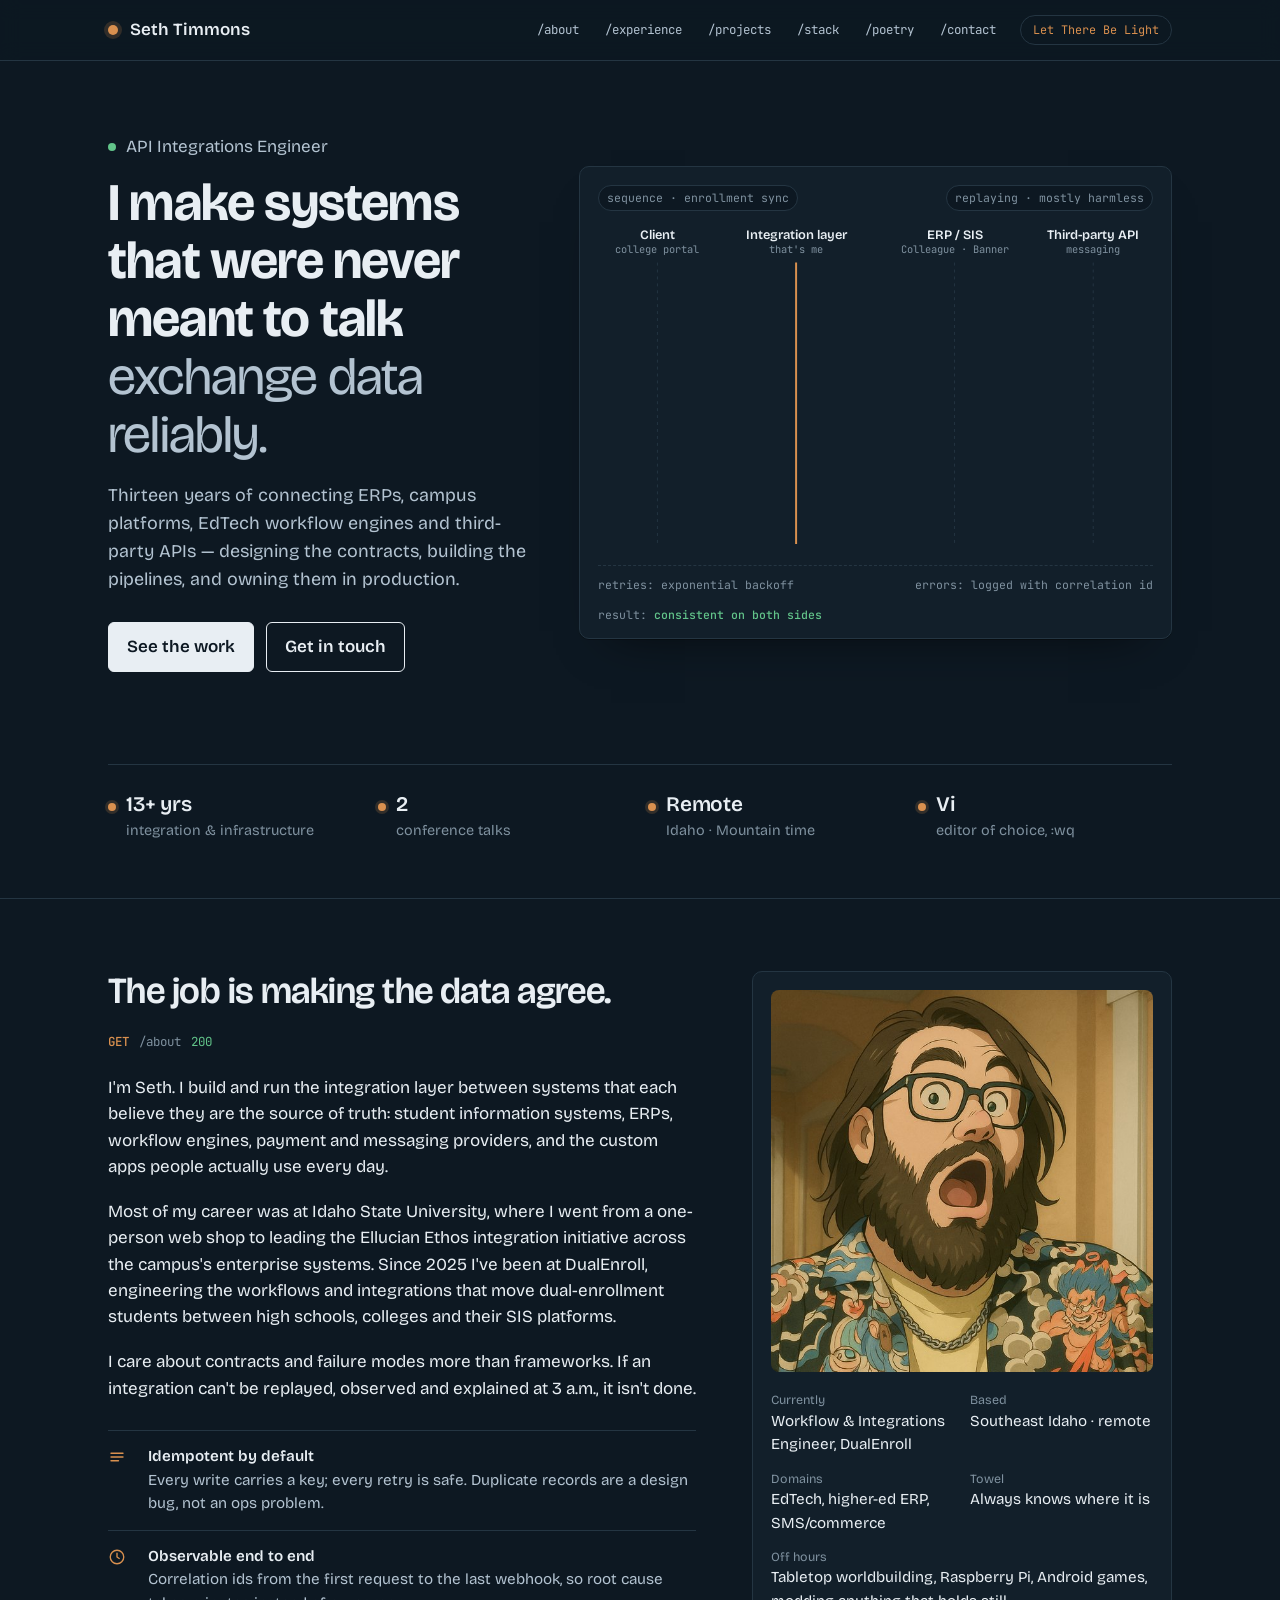
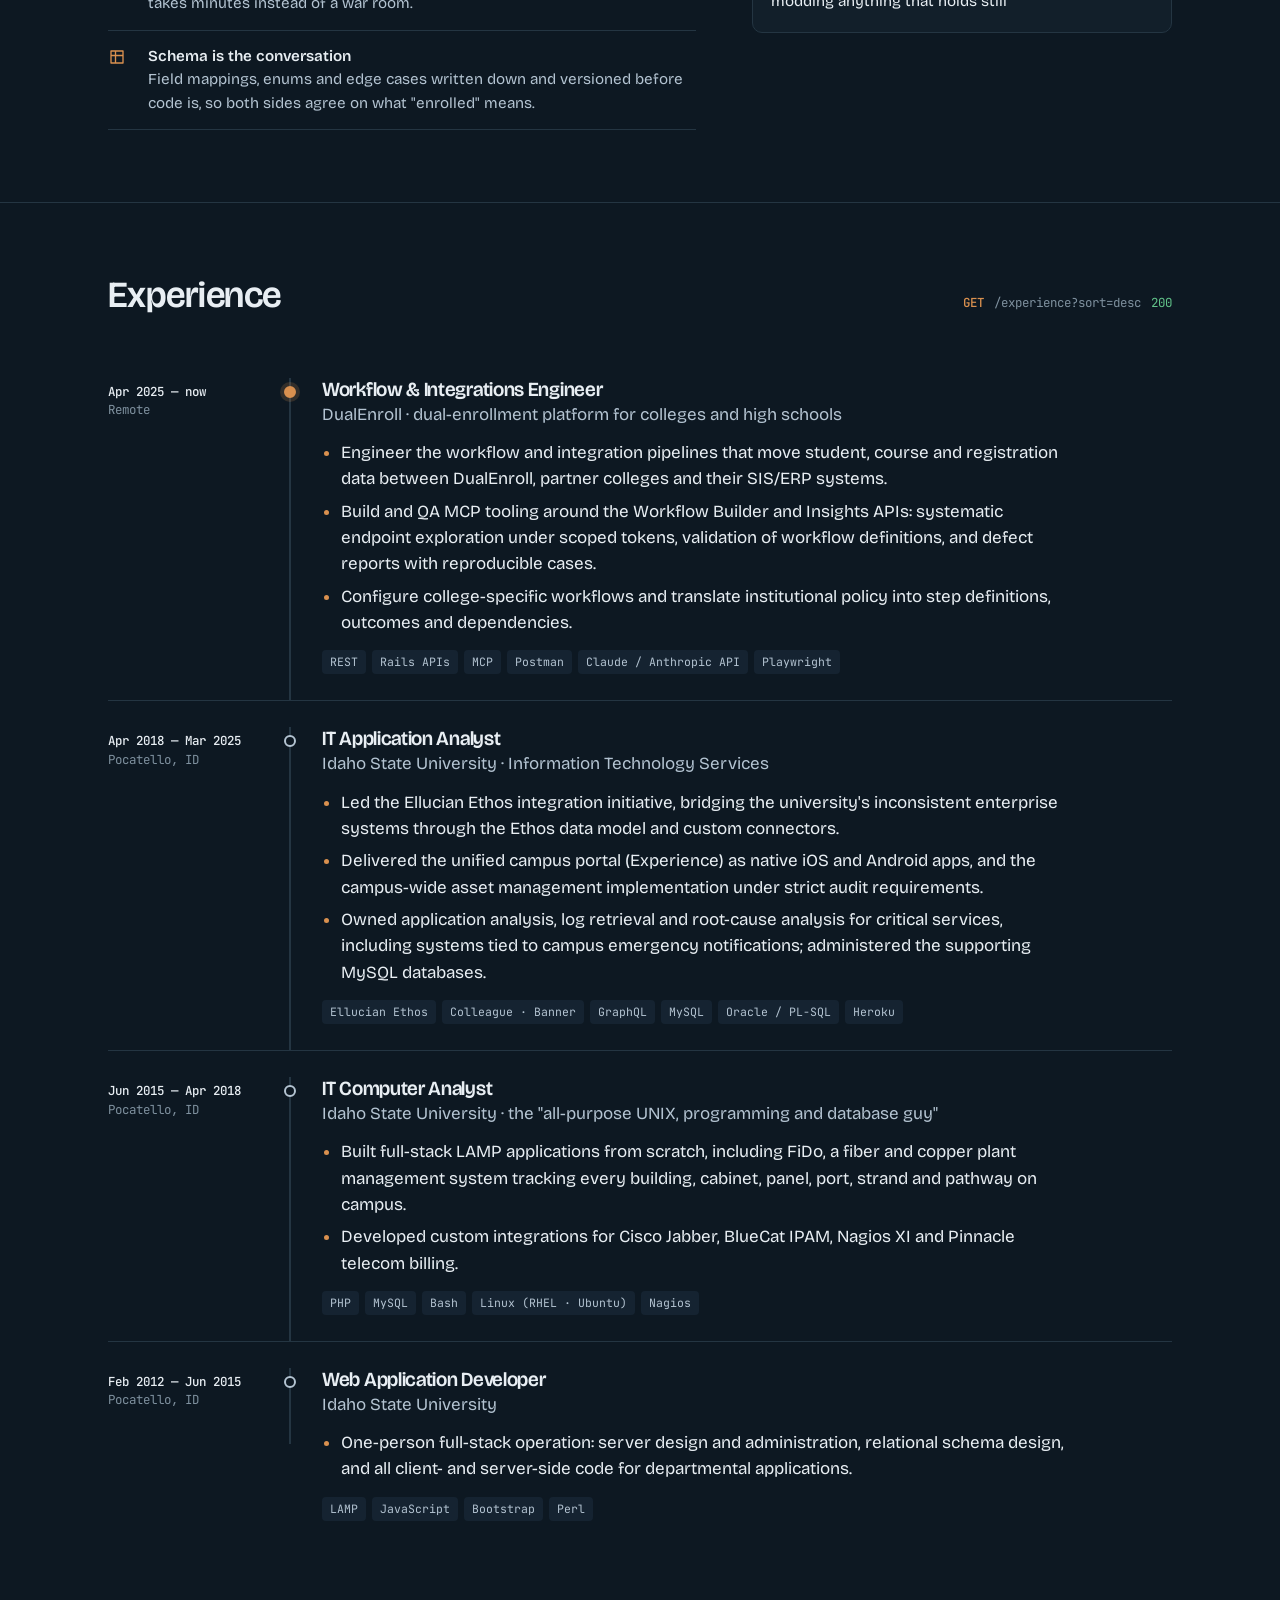
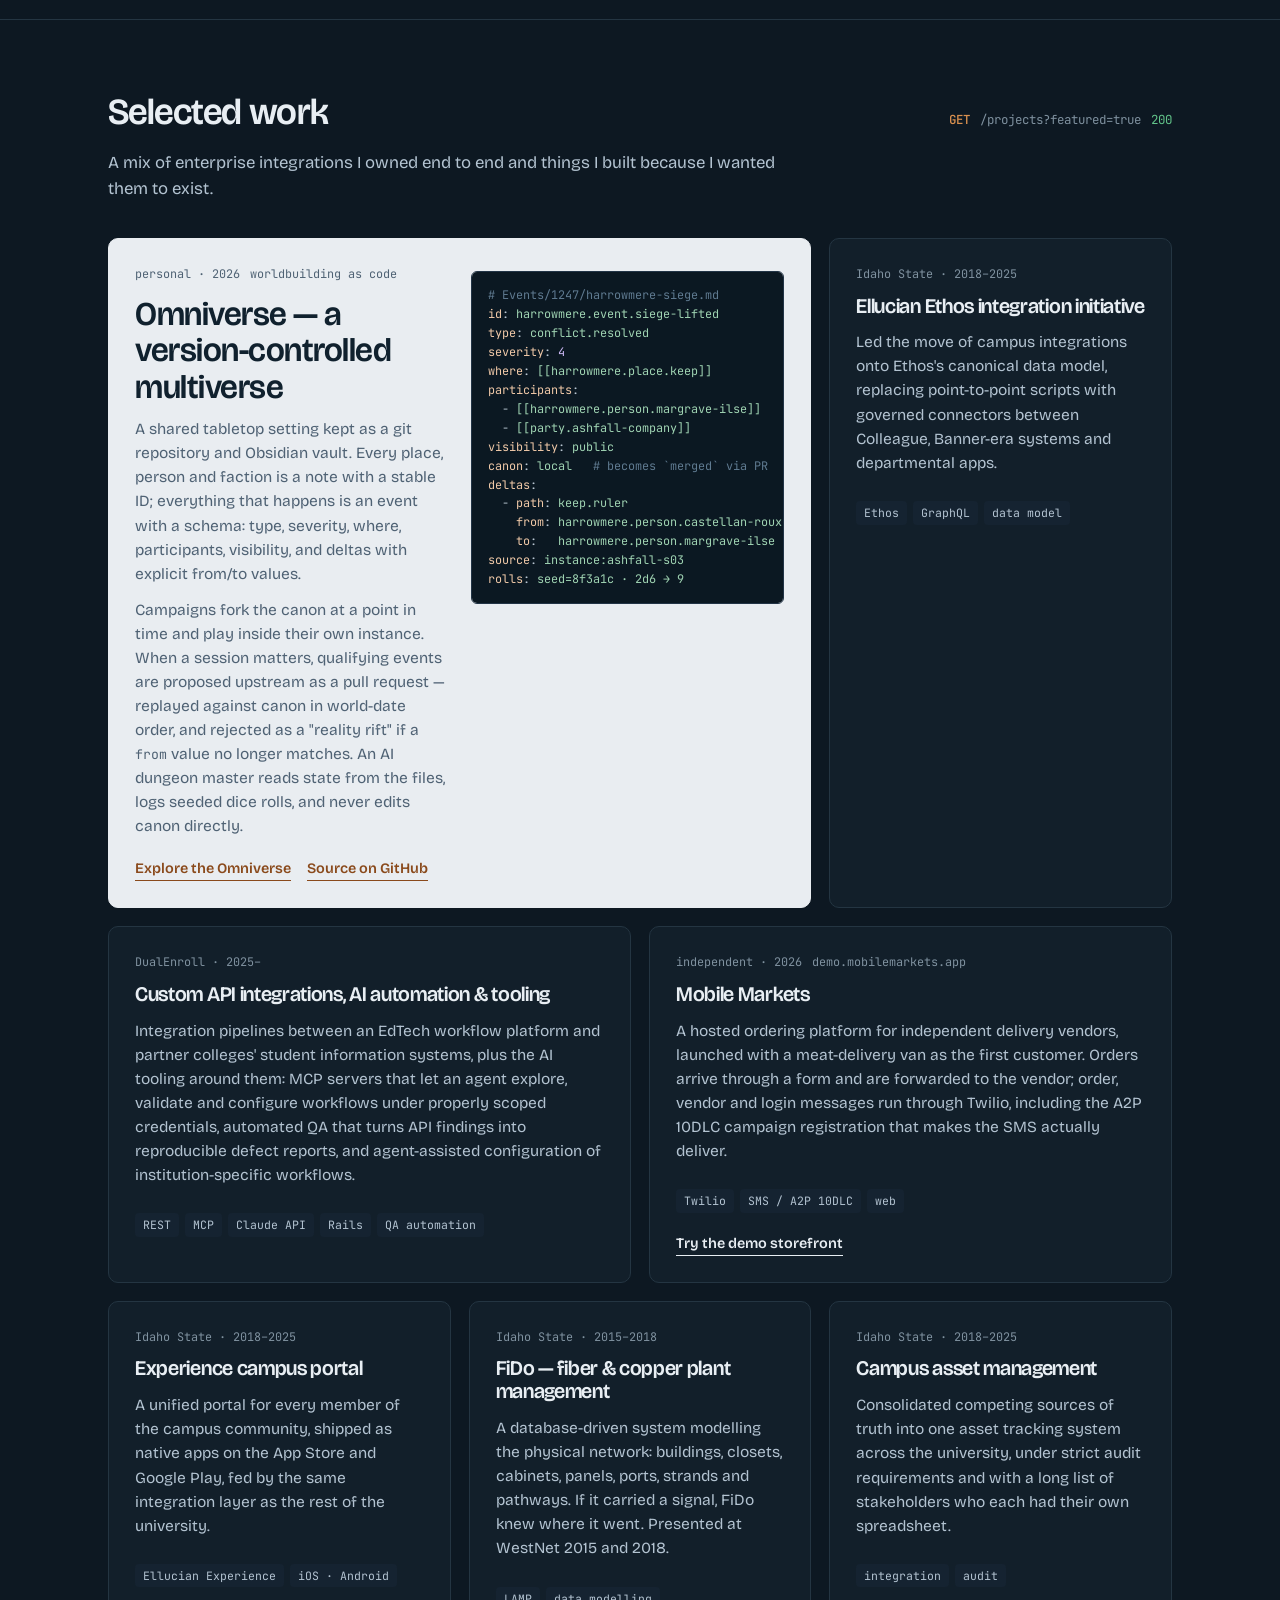
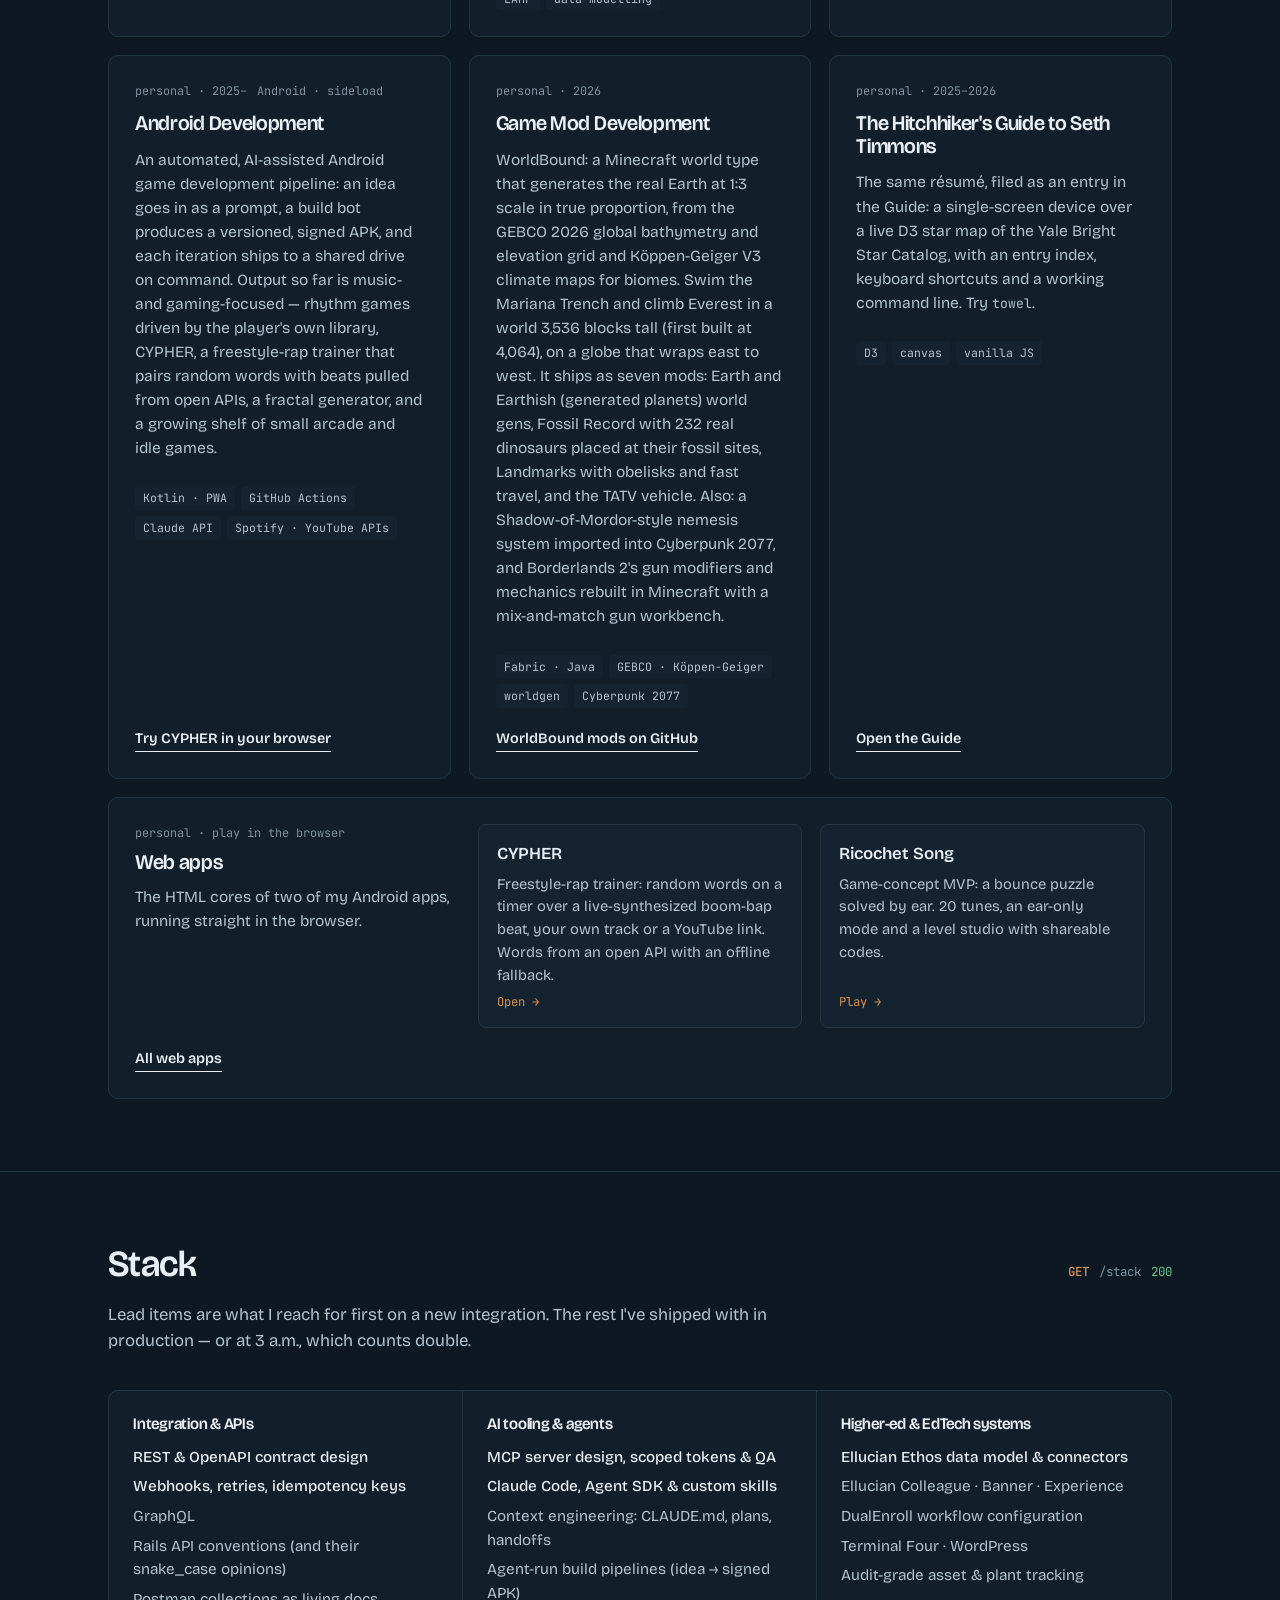
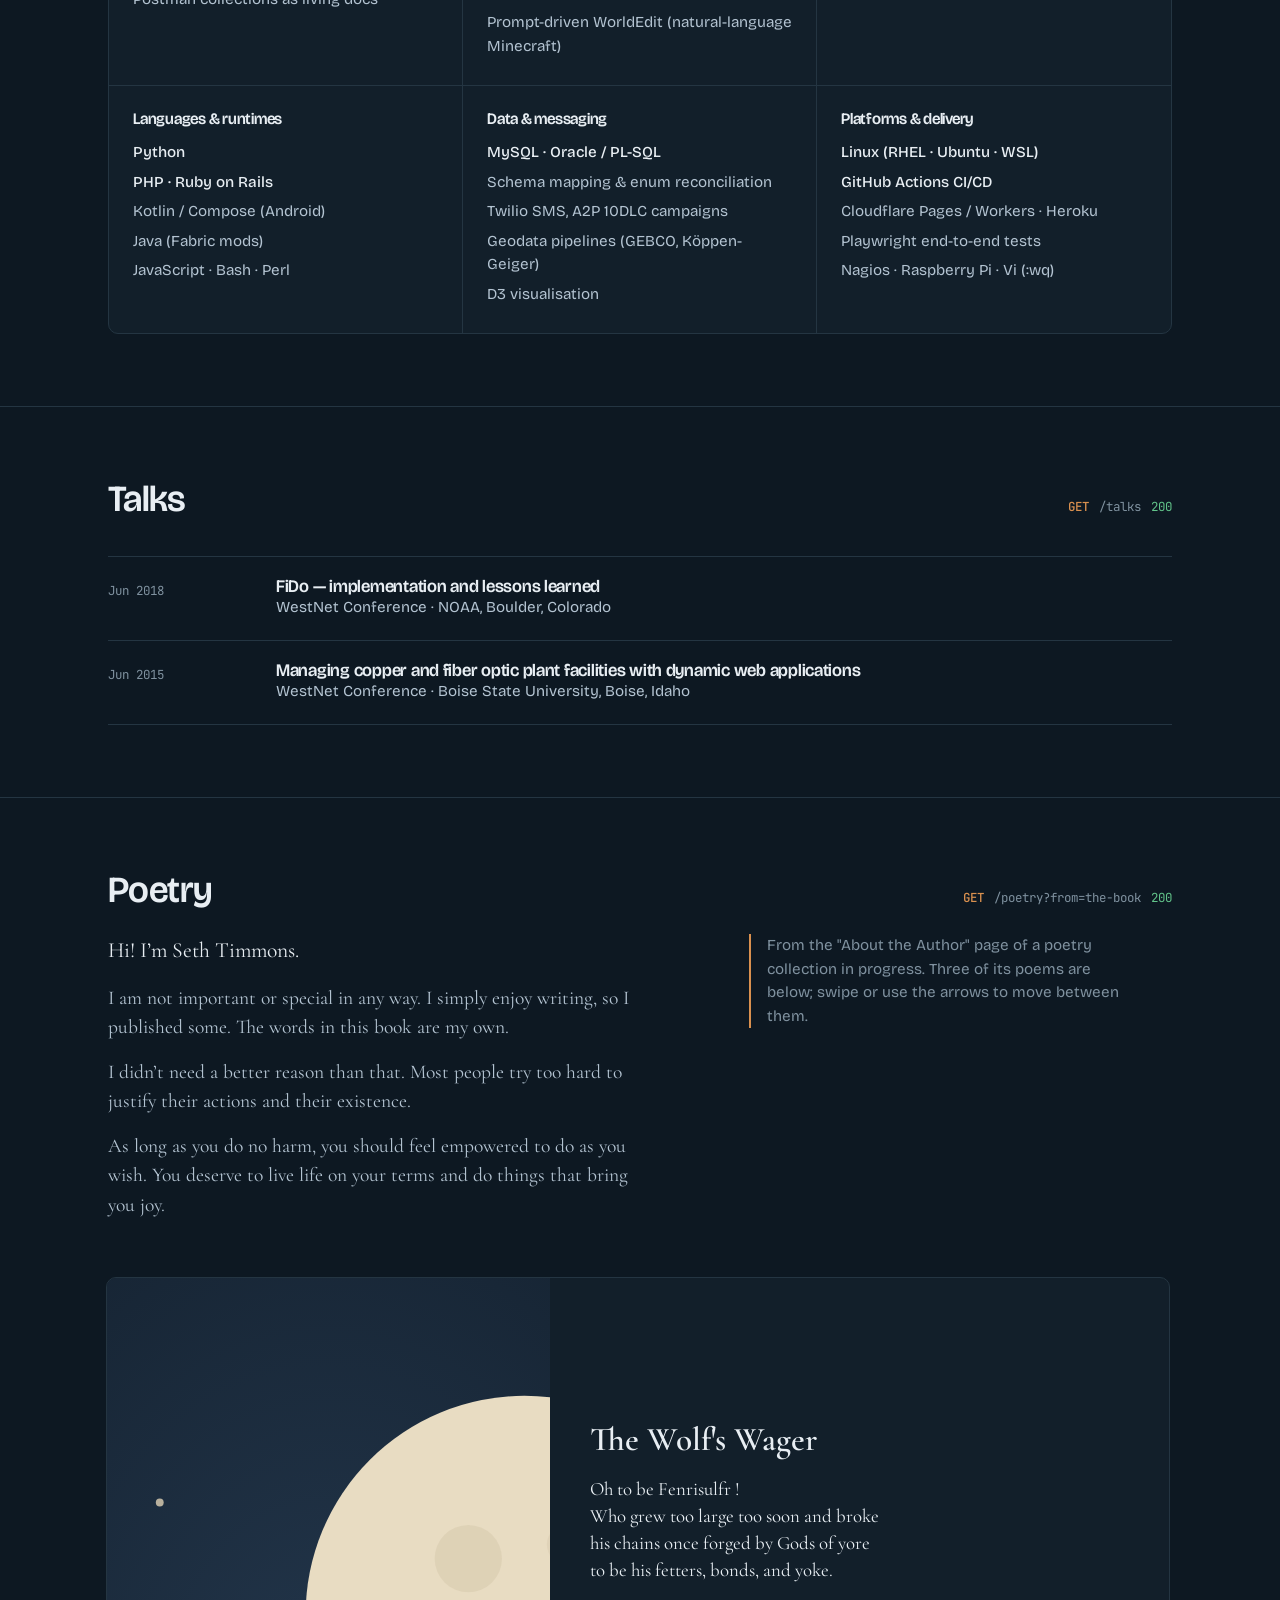
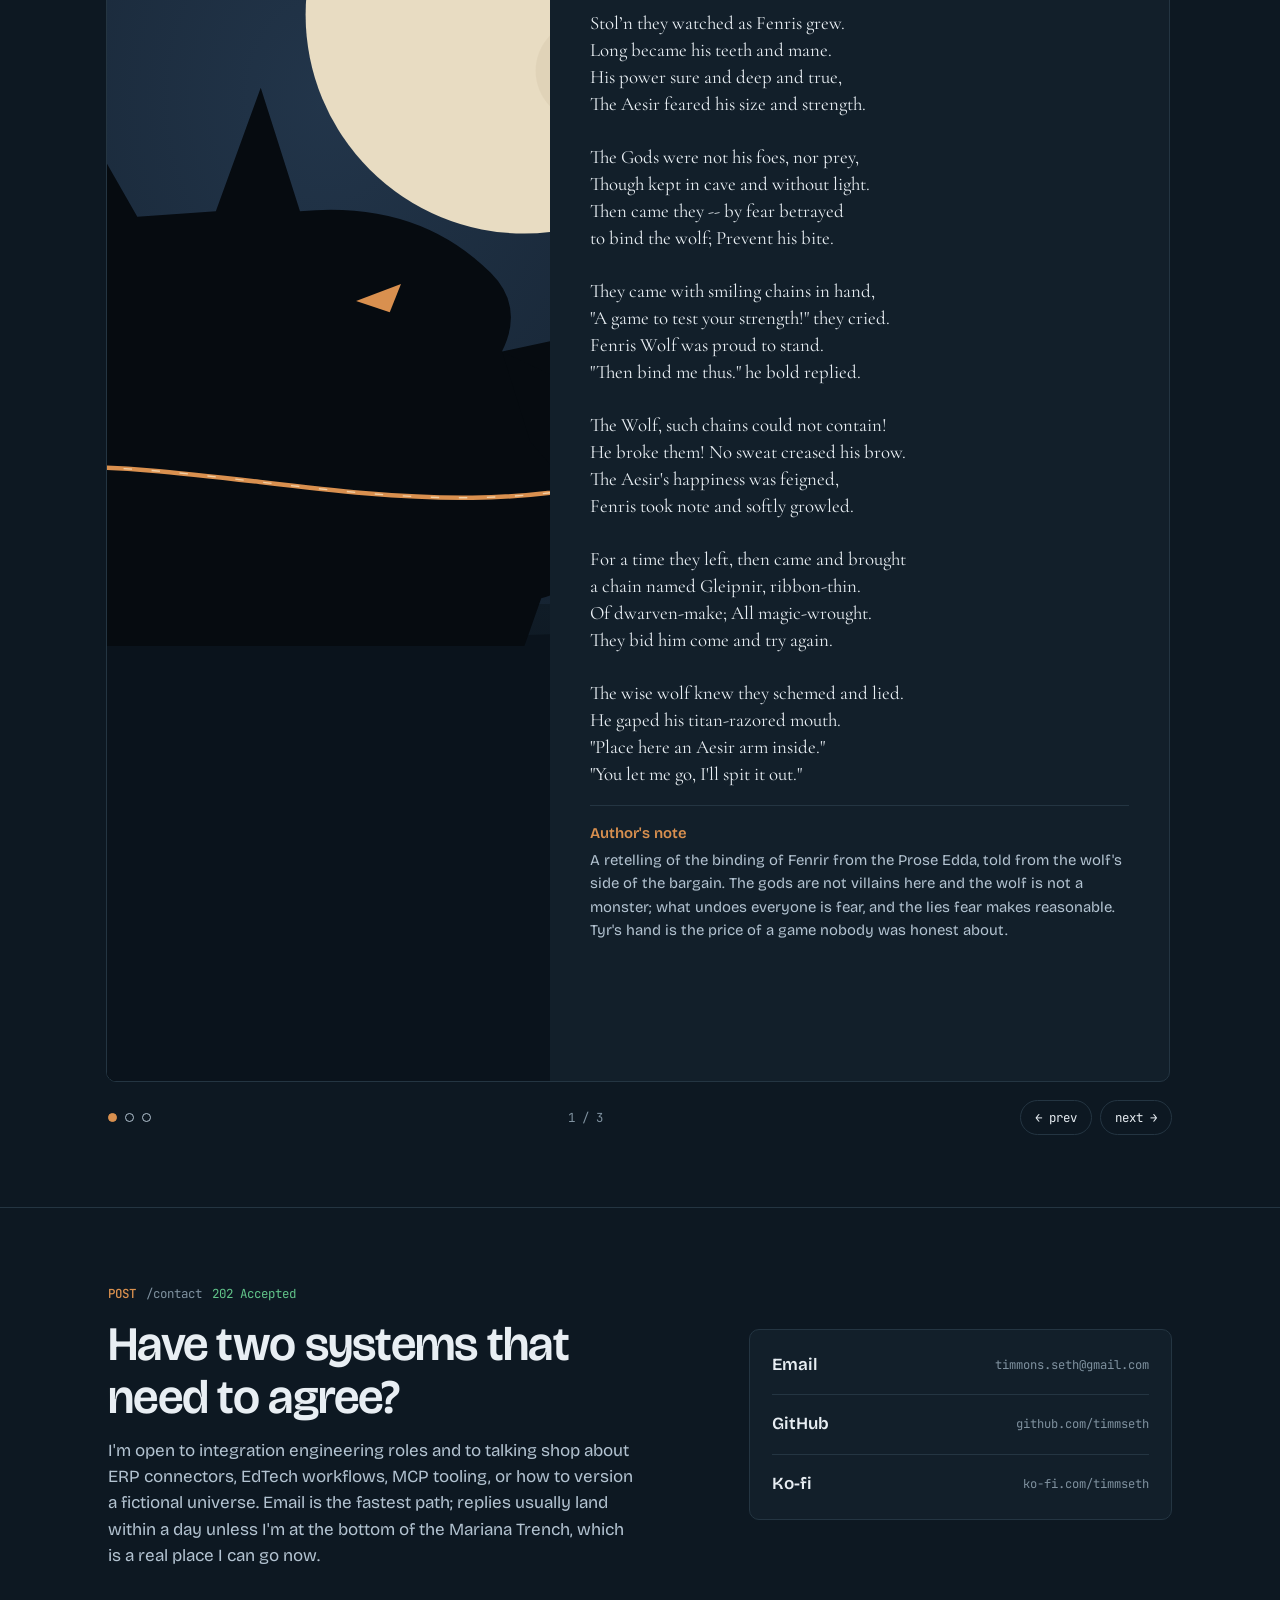
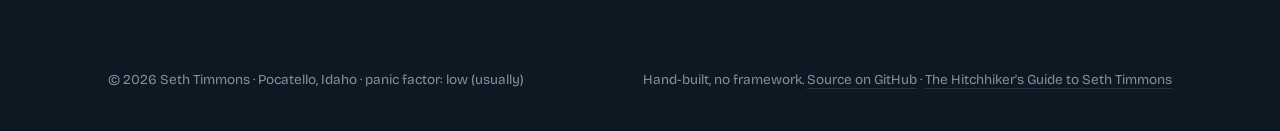
<file: index.html>
<!DOCTYPE html>
<html lang="en">
<head>
<meta charset="UTF-8">
<meta name="viewport" content="width=device-width, initial-scale=1.0">
<title>Seth Timmons — API Integrations Engineer</title>
<meta name="description" content="Seth Timmons is an API integrations engineer who makes systems that were never meant to talk to each other exchange data reliably. 13+ years across higher-ed ERP, EdTech workflow platforms, and independent products.">
<meta property="og:title" content="Seth Timmons — API Integrations Engineer">
<meta property="og:description" content="Integration pipelines, ERP connectors, MCP tooling, and a few products of my own.">
<meta property="og:type" content="website">
<meta name="theme-color" content="#0D1822">
<link rel="preconnect" href="https://fonts.googleapis.com">
<link rel="preconnect" href="https://fonts.gstatic.com" crossorigin>
<link href="https://fonts.googleapis.com/css2?family=Bricolage+Grotesque:opsz,wght@12..96,300..800&family=JetBrains+Mono:wght@400;500&family=Cormorant+Garamond:ital,wght@0,500;0,600;1,500&display=swap" rel="stylesheet">
<script>
try{var t=localStorage.getItem('theme');if(t==='light')document.documentElement.setAttribute('data-theme','light');}catch(e){}
</script>
<style>
/* ---------- tokens ---------- */
:root{
  --bg:#0D1822;
  --bg-2:#152331;
  --card:#121F2A;
  --ink:#E8EEF3;
  --slate:#B3C3D1;
  --muted:#7F919F;
  --line:#243542;
  --copper:#D9904F;
  --copper-soft:rgba(217,144,79,.18);
  --ok:#62C48A;
  --shadow:0 1px 0 rgba(0,0,0,.3),0 24px 48px -32px rgba(0,0,0,.7);
  --feat-bg:#E9EDF1;
  --feat-ink:#10212E;
  --feat-muted:#4F6274;
  --feat-tag-bg:#D3DBE3;
  --feat-tag-ink:#35506B;
  --feat-link:#8A4A1C;
  color-scheme:dark;
  --w:1120px;
  --font:"Bricolage Grotesque",system-ui,sans-serif;
  --mono:"JetBrains Mono",ui-monospace,Menlo,monospace;
  --serif:"Cormorant Garamond",Georgia,serif;
}
html[data-theme="light"]{
  --bg:#F4F6F8;
  --bg-2:#E9EDF1;
  --card:#FFFFFF;
  --ink:#10212E;
  --slate:#35506B;
  --muted:#5F6E7B;
  --line:#CBD3DB;
  --copper:#B4652A;
  --copper-soft:#F1E2D6;
  --ok:#2F7D4F;
  --shadow:0 1px 0 rgba(16,33,46,.04),0 24px 48px -32px rgba(16,33,46,.25);
  --feat-bg:#10212E;
  --feat-ink:#F4F6F8;
  --feat-muted:#B9C6D2;
  --feat-tag-bg:#223446;
  --feat-tag-ink:#D5DFE8;
  --feat-link:#F0C9A8;
  color-scheme:light;
}
body{transition:background .25s,color .25s}
*{box-sizing:border-box;margin:0;padding:0}
html{scroll-behavior:smooth}
@media (prefers-reduced-motion:reduce){html{scroll-behavior:auto}}
body{
  background:var(--bg);color:var(--ink);font-family:var(--font);
  font-size:17px;line-height:1.55;font-variation-settings:"opsz" 14;
  -webkit-font-smoothing:antialiased;
}
a{color:inherit;text-decoration:none}
a:focus-visible,button:focus-visible{outline:2px solid var(--copper);outline-offset:3px;border-radius:2px}
::selection{background:var(--copper-soft)}
.wrap{max-width:var(--w);margin:0 auto;padding:0 28px}
.mono{font-family:var(--mono);font-size:.78rem;letter-spacing:0}
h1,h2,h3{font-weight:600;line-height:1.1;letter-spacing:-.015em;font-variation-settings:"opsz" 96}

/* ---------- header ---------- */
header.top{position:sticky;top:0;z-index:20;background:color-mix(in srgb,var(--bg) 88%,transparent);backdrop-filter:blur(10px);border-bottom:1px solid var(--line)}
header.top .wrap{display:flex;align-items:center;justify-content:space-between;height:60px}
.brand{display:flex;align-items:center;gap:12px;font-weight:600}
.brand .dot{width:10px;height:10px;border-radius:50%;background:var(--copper);box-shadow:0 0 0 4px var(--copper-soft)}
nav.primary{display:flex;gap:6px}
nav.primary a{font-family:var(--mono);font-size:.78rem;color:var(--slate);padding:6px 10px;border-radius:4px}
nav.primary a:hover{background:var(--bg-2);color:var(--ink)}
.hdr-right{display:flex;align-items:center;gap:14px}
#theme{font-family:var(--mono);font-size:.74rem;color:var(--copper);background:transparent;border:1px solid var(--line);border-radius:999px;padding:6px 12px;cursor:pointer;white-space:nowrap;transition:border-color .15s,background .15s}
#theme:hover{border-color:var(--copper);background:var(--copper-soft)}
@media (max-width:720px){nav.primary{display:none}#theme{font-size:.68rem;padding:5px 10px}}

/* ---------- hero ---------- */
.hero{padding:72px 0 56px;border-bottom:1px solid var(--line)}
.hero .wrap{display:grid;grid-template-columns:minmax(0,5fr) minmax(0,7fr);gap:48px;align-items:center}
.hero h1{font-size:clamp(2.2rem,4.2vw,3.3rem);font-weight:700;margin:14px 0 18px}
.hero h1 em{font-style:normal;color:var(--slate);font-weight:400}
.role{display:inline-flex;align-items:center;gap:10px;color:var(--slate)}
.role .status{display:inline-block;width:8px;height:8px;border-radius:50%;background:var(--ok)}
.lede{font-size:1.12rem;color:var(--slate);max-width:46ch}
.hero-actions{display:flex;flex-wrap:wrap;gap:12px;margin-top:28px}
.btn{display:inline-flex;align-items:center;gap:8px;padding:11px 18px;border-radius:6px;font-weight:600;border:1px solid var(--ink);transition:transform .15s,background .15s}
.btn.primary{background:var(--ink);color:var(--bg)}
.btn.primary:hover{color:var(--bg)}
.btn.primary:hover{background:var(--slate);border-color:var(--slate)}
.btn.ghost:hover{background:var(--bg-2)}
.btn:active{transform:translateY(1px)}
.hero-meta{grid-column:1/-1;display:grid;grid-template-columns:repeat(4,1fr);gap:16px;margin-top:44px;padding-top:28px;border-top:1px solid var(--line);color:var(--muted);font-size:.9rem}
.hero-meta>div{position:relative;padding-left:18px}
.hero-meta>div::before{content:"";position:absolute;left:0;top:10px;width:8px;height:8px;border-radius:50%;background:var(--copper);box-shadow:0 0 0 3px var(--copper-soft)}
@media (max-width:720px){.hero-meta{grid-template-columns:1fr 1fr;gap:20px 16px}}
.hero-meta b{display:block;color:var(--ink);font-size:1.3rem;font-weight:600;letter-spacing:-.01em;line-height:1.2;margin-bottom:2px}

/* sequence diagram */
.seq{position:relative;background:var(--card);border:1px solid var(--line);border-radius:10px;padding:18px 18px 14px;box-shadow:var(--shadow)}
.seq .bar{display:flex;align-items:center;justify-content:space-between;margin-bottom:10px;color:var(--muted)}
.seq .bar .pill{font-family:var(--mono);font-size:.72rem;padding:3px 8px;border:1px solid var(--line);border-radius:999px;background:var(--bg)}
.seq svg{width:100%;height:auto;display:block;overflow:visible}
.seq text{font-family:var(--mono);font-size:11.5px;fill:var(--slate)}
.seq .lane-label{fill:var(--ink);font-family:var(--font);font-weight:600;font-size:13px;letter-spacing:0}
.seq .lane-sub{fill:var(--muted);font-size:10.5px}
.seq .lifeline{stroke:var(--line);stroke-width:1;stroke-dasharray:3 4}
.seq .me{stroke:var(--copper);stroke-dasharray:none;stroke-width:2}
.seq .msg line{stroke:var(--slate);stroke-width:1.4;marker-end:url(#arr)}
.seq .msg.resp line{stroke:var(--ok);stroke-dasharray:4 3;marker-end:url(#arr-ok)}
.seq .msg .lbl{fill:var(--ink)}
.seq .msg .code{fill:var(--ok);font-weight:500}
.seq .act{fill:var(--copper-soft);stroke:var(--copper);stroke-width:1}
.seq .arr-slate{fill:var(--slate)}.seq .arr-ok{fill:var(--ok)}
.seq .msg,.seq .act{opacity:0;animation:step 14s infinite}
.seq .cursor{fill:var(--copper)}
.seq .cursor circle{animation:none}
@keyframes step{0%,100%{opacity:0;transform:translateY(4px)}4%{opacity:1;transform:none}92%{opacity:1}}
/* staggered reveal: each message appears ~1.3s after the previous and the whole thing resets */
.seq .s1{animation-delay:.2s}.seq .s2{animation-delay:1.5s}.seq .s3{animation-delay:2.8s}.seq .s4{animation-delay:4.1s}.seq .s5{animation-delay:5.4s}.seq .s6{animation-delay:6.7s}.seq .s7{animation-delay:8s}.seq .s8{animation-delay:9.3s}.seq .s9{animation-delay:10.6s}
.seq .log{margin-top:12px;border-top:1px dashed var(--line);padding-top:10px;font-family:var(--mono);font-size:.72rem;color:var(--muted);display:flex;justify-content:space-between;gap:12px;flex-wrap:wrap}
.seq .log span b{color:var(--ok);font-weight:500}
@media (prefers-reduced-motion:reduce){.seq .msg,.seq .act{animation:none;opacity:1;transform:none}}
@media (max-width:900px){.hero .wrap{grid-template-columns:1fr}.hero{padding:48px 0 40px}}

/* ---------- sections ---------- */
section{padding:72px 0;border-bottom:1px solid var(--line)}
section:last-of-type{border-bottom:0}
.sec-head{display:flex;align-items:baseline;justify-content:space-between;gap:20px;margin-bottom:36px;flex-wrap:wrap}
.sec-head h2{font-size:clamp(1.7rem,3vw,2.3rem)}
.endpoint{font-family:var(--mono);font-size:.78rem;color:var(--muted);display:inline-flex;gap:10px;align-items:center}
.endpoint .m{color:var(--copper);font-weight:500}
.endpoint .c{color:var(--ok)}
.sec-intro{color:var(--slate);max-width:62ch;font-size:1.05rem;margin:-18px 0 36px}

/* about */
.about .wrap{display:grid;grid-template-columns:minmax(0,7fr) minmax(0,5fr);gap:56px;align-items:start}
.about p{margin-bottom:1.1em;max-width:62ch}
.about p:last-child{margin-bottom:0}
.about .photo{display:flex;flex-direction:column;gap:18px;background:var(--card);border:1px solid var(--line);border-radius:10px;padding:18px}
.about .photo img{width:100%;height:auto;aspect-ratio:1;border-radius:8px;object-fit:cover;display:block}
.about .photo dl{font-size:.95rem;display:grid;grid-template-columns:1fr 1fr;gap:12px 16px}
.about .photo dl div{min-width:0}
.about .photo dt{color:var(--muted);font-size:.78rem}
.about .photo dd{color:var(--ink)}
.principles{margin-top:28px;border-top:1px solid var(--line)}
.principles li{list-style:none;padding:14px 0;border-bottom:1px solid var(--line);display:grid;grid-template-columns:28px 1fr;gap:12px;font-size:.95rem}
.principles li svg{width:18px;height:18px;margin-top:3px;stroke:var(--copper);fill:none;stroke-width:1.8;stroke-linecap:round;stroke-linejoin:round}
.principles li b{display:block;font-weight:600}
.principles li span{color:var(--slate)}
@media (max-width:900px){.about .wrap{grid-template-columns:1fr}}

/* experience timeline */
.timeline{position:relative;display:grid;gap:0}
.job{display:grid;grid-template-columns:150px 28px 1fr;gap:0 18px;padding:26px 0}
.job + .job{border-top:1px solid var(--line)}
.job .when{font-family:var(--mono);font-size:.78rem;color:var(--muted);padding-top:5px;line-height:1.5}
.job .when b{display:block;color:var(--ink);font-weight:500}
.job .rail{position:relative}
.job .rail::before{content:"";position:absolute;left:13px;top:0;bottom:-27px;width:2px;background:var(--line)}
.job:last-child .rail::before{bottom:auto;height:50%}
.job .rail i{position:absolute;left:8px;top:8px;width:12px;height:12px;border-radius:50%;background:var(--bg);border:2px solid var(--slate)}
.job.current .rail i{background:var(--copper);border-color:var(--copper);box-shadow:0 0 0 4px var(--copper-soft)}
.job h3{font-size:1.25rem;font-weight:600}
.job .org{color:var(--slate);margin:2px 0 12px}
.job ul{padding-left:1.1em;color:var(--ink);max-width:68ch}
.job li{margin:6px 0}
.job li::marker{color:var(--copper)}
.tags{display:flex;flex-wrap:wrap;gap:6px;margin-top:14px}
.tag{font-family:var(--mono);font-size:.72rem;color:var(--slate);background:var(--bg-2);padding:3px 8px;border-radius:4px}
@media (max-width:720px){.job{grid-template-columns:28px 1fr;gap:0 14px}.job .when{grid-column:2;order:-1;padding:0 0 6px}.job .rail{grid-row:1/span 2}}

/* projects */
.projects-grid{display:grid;grid-template-columns:repeat(12,1fr);gap:18px}
.proj{background:var(--card);border:1px solid var(--line);border-radius:10px;padding:26px;display:flex;flex-direction:column;gap:12px;grid-column:span 4;position:relative;transition:border-color .2s}
.proj:hover{border-color:var(--slate)}
.proj.featured{grid-column:span 8;background:var(--feat-bg);color:var(--feat-ink);border-color:var(--feat-bg)}
.proj.featured .meta,.proj.featured p{color:var(--feat-muted)}
.proj.featured .tag{background:var(--feat-tag-bg);color:var(--feat-tag-ink)}
.proj.wide{grid-column:span 6}
.proj .meta{font-family:var(--mono);font-size:.74rem;color:var(--muted);display:flex;gap:10px;flex-wrap:wrap}
.proj h3{font-size:1.3rem}
.proj.featured h3{font-size:clamp(1.6rem,2.6vw,2.1rem);max-width:22ch}
.proj p{color:var(--slate);font-size:.97rem;max-width:60ch}
.proj .links{margin-top:auto;padding-top:8px;display:flex;gap:16px;font-size:.9rem;font-weight:600}
.proj .links a{border-bottom:1px solid currentColor}
.proj.featured .links a{color:var(--feat-link)}
.schema{font-family:var(--mono);font-size:.74rem;line-height:1.6;background:#0B1822;border:1px solid #223446;border-radius:6px;padding:14px 16px;color:#B9C6D2;overflow:auto;margin-top:6px}
.schema .k{color:#F0C9A8}.schema .s{color:#9FD3B2}.schema .n{color:#C9B6F2}.schema .c{color:#5F7A90}
.feat-grid{display:grid;grid-template-columns:1fr 1fr;gap:22px;align-items:start}
.proj.full{grid-column:span 12}
.webapps{display:grid;grid-template-columns:minmax(0,4fr) minmax(0,4fr) minmax(0,4fr);gap:18px;align-items:stretch}
.webapps>div{display:flex;flex-direction:column;gap:10px}
.wa{display:flex;flex-direction:column;gap:6px;padding:16px 18px;border:1px solid var(--line);border-radius:8px;background:var(--bg-2);transition:border-color .15s}
.wa:hover{border-color:var(--copper)}
.wa b{font-weight:600;font-size:1.05rem}
.wa span{color:var(--slate);font-size:.92rem}
.wa em{font-style:normal;font-family:var(--mono);font-size:.76rem;color:var(--copper);margin-top:auto}
@media (max-width:980px){.proj,.proj.featured,.proj.wide{grid-column:span 6}.proj.full{grid-column:span 12}.webapps{grid-template-columns:1fr 1fr}.webapps>div{grid-column:1/-1}}
@media (max-width:720px){.proj,.proj.featured,.proj.wide,.proj.full{grid-column:span 12}.feat-grid{grid-template-columns:1fr}.webapps{grid-template-columns:1fr}}

/* stack */
.stack{display:grid;grid-template-columns:repeat(3,1fr);gap:0;border:1px solid var(--line);border-radius:10px;overflow:hidden;background:var(--card)}
.stack div{padding:24px;border-right:1px solid var(--line);border-bottom:1px solid var(--line)}
.stack div:nth-child(3n){border-right:0}
.stack div:nth-last-child(-n+3){border-bottom:0}
.stack h3{font-size:1rem;margin-bottom:10px}
.stack ul{list-style:none;color:var(--slate);font-size:.95rem}
.stack li{padding:3px 0}
.stack li.lead{color:var(--ink);font-weight:500}
@media (max-width:900px){.stack{grid-template-columns:1fr 1fr}.stack div:nth-child(3n){border-right:1px solid var(--line)}.stack div:nth-child(2n){border-right:0}.stack div:nth-last-child(-n+3){border-bottom:1px solid var(--line)}.stack div:nth-last-child(-n+2){border-bottom:0}}
@media (max-width:560px){.stack{grid-template-columns:1fr}.stack div{border-right:0!important;border-bottom:1px solid var(--line)!important}.stack div:last-child{border-bottom:0!important}}

/* poetry */
.poetry .author{display:grid;grid-template-columns:minmax(0,7fr) minmax(0,5fr);gap:48px;align-items:start;margin:-12px 0 40px}
.poetry .author p{font-family:var(--serif);font-size:1.22rem;line-height:1.5;color:var(--slate);margin-bottom:.8em;max-width:60ch}
.poetry .author p:first-child{color:var(--ink);font-size:1.35rem}
.poetry .author aside{font-size:.95rem;color:var(--muted);border-left:2px solid var(--copper);padding-left:16px;max-width:38ch}
.carousel{position:relative}
.track{display:flex;gap:18px;overflow-x:auto;scroll-snap-type:x mandatory;scrollbar-width:none;padding:2px;margin:0 -2px}
.track::-webkit-scrollbar{display:none}
.poem{flex:0 0 100%;scroll-snap-align:start;background:var(--card);border:1px solid var(--line);border-radius:10px;display:grid;grid-template-columns:minmax(0,5fr) minmax(0,7fr);overflow:hidden}
.poem .art{position:relative;min-height:320px}
.poem .art img{position:absolute;inset:0;width:100%;height:100%;object-fit:cover;display:block}
.poem .body{padding:36px 40px 32px;display:flex;flex-direction:column;justify-content:center;gap:18px;min-width:0}
.poem h3{font-family:var(--serif);font-weight:600;font-size:clamp(1.7rem,2.6vw,2.2rem);letter-spacing:0;font-variation-settings:normal}
.poem .verse{font-family:var(--serif);font-size:1.18rem;line-height:1.42;color:var(--ink);white-space:pre-line;max-width:48ch}
.poem .verse i{font-style:italic}
.poem .note{border-top:1px solid var(--line);padding-top:16px;font-size:.93rem;color:var(--slate);max-width:60ch}
.poem .note b{display:block;color:var(--copper);font-weight:600;margin-bottom:4px}
.carousel .ctl{display:flex;align-items:center;justify-content:space-between;margin-top:16px}
.carousel .dots{display:flex;gap:8px}
.carousel .dots button{width:9px;height:9px;border-radius:50%;border:1px solid var(--slate);background:transparent;padding:0;cursor:pointer}
.carousel .dots button[aria-current="true"]{background:var(--copper);border-color:var(--copper)}
.carousel .arrows{display:flex;gap:8px}
.carousel .arrows button{font-family:var(--mono);font-size:.78rem;color:var(--ink);background:transparent;border:1px solid var(--line);border-radius:999px;padding:8px 14px;cursor:pointer}
.carousel .arrows button:hover{border-color:var(--copper);color:var(--copper)}
.carousel .count{font-family:var(--mono);font-size:.78rem;color:var(--muted)}
@media (max-width:900px){.poetry .author{grid-template-columns:1fr}.poem{grid-template-columns:1fr}.poem .art{aspect-ratio:16/10;min-height:0}.poem .body{padding:26px 24px}.poem .verse{font-size:1.12rem}}

/* talks + contact */
.talks{display:grid;gap:0;border-top:1px solid var(--line)}
.talk{display:grid;grid-template-columns:150px 1fr;gap:18px;padding:20px 0;border-bottom:1px solid var(--line)}
.talk .when{font-family:var(--mono);font-size:.78rem;color:var(--muted);padding-top:4px}
.talk h3{font-size:1.1rem;font-weight:600}
.talk p{color:var(--slate);font-size:.95rem}
@media (max-width:600px){.talk{grid-template-columns:1fr;gap:4px}}
.contact .wrap{display:grid;grid-template-columns:minmax(0,7fr) minmax(0,5fr);gap:48px;align-items:center}
.contact h2{font-size:clamp(2rem,4vw,3rem);max-width:16ch}
.contact p{color:var(--slate);margin-top:14px;max-width:48ch}
.contact-card{background:var(--card);border:1px solid var(--line);border-radius:10px;padding:6px 22px}
.contact-card a{display:flex;justify-content:space-between;align-items:center;padding:16px 0;border-bottom:1px solid var(--line);font-weight:600}
.contact-card a:last-child{border-bottom:0}
.contact-card a small{font-family:var(--mono);font-size:.76rem;color:var(--muted);font-weight:400}
.contact-card a:hover small{color:var(--copper)}
@media (max-width:900px){.contact .wrap{grid-template-columns:1fr}}
footer{padding:28px 0 40px;color:var(--muted);font-size:.85rem}
footer .wrap{display:flex;justify-content:space-between;gap:16px;flex-wrap:wrap}
footer a{border-bottom:1px solid var(--line)}
footer a:hover{color:var(--ink);border-color:var(--ink)}
</style>
</head>
<body>

<header class="top">
  <div class="wrap">
    <a class="brand" href="#top"><span class="dot" aria-hidden="true"></span>Seth Timmons</a>
    <div class="hdr-right">
      <nav class="primary" aria-label="Sections">
        <a href="#about">/about</a>
        <a href="#experience">/experience</a>
        <a href="#projects">/projects</a>
        <a href="#stack">/stack</a>
        <a href="#poetry">/poetry</a>
        <a href="#contact">/contact</a>
      </nav>
      <button id="theme" type="button" aria-pressed="false" title="Toggle light / dark mode">Let There Be Light</button>
    </div>
  </div>
</header>

<main id="top">

<!-- ================= HERO ================= -->
<div class="hero">
  <div class="wrap">
    <div>
      <div class="role"><span class="status" aria-hidden="true"></span>API Integrations Engineer</div>
      <h1>I make systems that were never meant to talk <em>exchange data reliably.</em></h1>
      <p class="lede">Thirteen years of connecting ERPs, campus platforms, EdTech workflow engines and third-party APIs — designing the contracts, building the pipelines, and owning them in production.</p>
      <div class="hero-actions">
        <a class="btn primary" href="#projects">See the work</a>
        <a class="btn ghost" href="#contact">Get in touch</a>
      </div>
    </div>

    <figure class="seq" aria-label="Animated sequence diagram of a typical integration: a client request handled by Seth's integration layer, which queries the ERP, calls a third-party API, and returns a response.">
      <div class="bar">
        <span class="pill">sequence · enrollment sync</span>
        <span class="pill">replaying · mostly harmless</span>
      </div>
      <svg viewBox="0 0 560 336" role="img" aria-hidden="true">
        <defs>
          <marker id="arr" viewBox="0 0 10 10" refX="9" refY="5" markerWidth="7" markerHeight="7" orient="auto-start-reverse"><path d="M0 0L10 5L0 10z" class="arr-slate"/></marker>
          <marker id="arr-ok" viewBox="0 0 10 10" refX="9" refY="5" markerWidth="7" markerHeight="7" orient="auto-start-reverse"><path d="M0 0L10 5L0 10z" class="arr-ok"/></marker>
        </defs>
        <!-- lanes at x = 60, 200, 360, 500 -->
        <g class="lanes">
          <text class="lane-label" x="60" y="18" text-anchor="middle">Client</text>
          <text class="lane-sub" x="60" y="32" text-anchor="middle">college portal</text>
          <text class="lane-label" x="200" y="18" text-anchor="middle">Integration layer</text>
          <text class="lane-sub" x="200" y="32" text-anchor="middle">that's me</text>
          <text class="lane-label" x="360" y="18" text-anchor="middle">ERP / SIS</text>
          <text class="lane-sub" x="360" y="32" text-anchor="middle">Colleague · Banner</text>
          <text class="lane-label" x="500" y="18" text-anchor="middle">Third-party API</text>
          <text class="lane-sub" x="500" y="32" text-anchor="middle">messaging</text>
          <line class="lifeline" x1="60" y1="42" x2="60" y2="326"/>
          <line class="lifeline me" x1="200" y1="42" x2="200" y2="326"/>
          <line class="lifeline" x1="360" y1="42" x2="360" y2="326"/>
          <line class="lifeline" x1="500" y1="42" x2="500" y2="326"/>
        </g>

        <!-- activation on integration layer -->
        <rect class="act s1" x="195" y="60" width="10" height="252" rx="2"/>

        <g class="msg s1"><line x1="60" y1="70" x2="192" y2="70"/><text class="lbl" x="130" y="63" text-anchor="middle">POST /enrollments</text></g>
        <g class="msg s2"><rect x="210" y="86" width="196" height="18" rx="3" fill="var(--card)"/><text x="216" y="99" class="lbl">validate · map ids · idempotency key</text></g>
        <g class="msg s3"><line x1="205" y1="128" x2="357" y2="128"/><text class="lbl" x="282" y="121" text-anchor="middle">GET /students/{id}</text></g>
        <g class="msg resp s4"><line x1="357" y1="156" x2="208" y2="156"/><text x="282" y="149" text-anchor="middle"><tspan class="code">200</tspan> student record</text></g>
        <g class="msg s5"><line x1="205" y1="186" x2="357" y2="186"/><text class="lbl" x="282" y="179" text-anchor="middle">POST /registrations</text></g>
        <g class="msg resp s6"><line x1="357" y1="214" x2="208" y2="214"/><text x="282" y="207" text-anchor="middle"><tspan class="code">201</tspan> registration</text></g>
        <g class="msg s7"><line x1="205" y1="244" x2="497" y2="244"/><text class="lbl" x="352" y="237" text-anchor="middle">POST /messages · SMS confirmation</text></g>
        <g class="msg resp s8"><line x1="497" y1="272" x2="208" y2="272"/><text x="352" y="265" text-anchor="middle"><tspan class="code">202</tspan> queued</text></g>
        <g class="msg resp s9"><line x1="195" y1="304" x2="63" y2="304"/><text x="130" y="297" text-anchor="middle"><tspan class="code">201</tspan> enrollment + receipt</text></g>
      </svg>
      <figcaption class="log">
        <span>retries: exponential backoff</span>
        <span>errors: logged with correlation id</span>
        <span>result: <b>consistent on both sides</b></span>
      </figcaption>
    </figure>
      <div class="hero-meta">
        <div><b>13+ yrs</b>integration &amp; infrastructure</div>
        <div><b>2</b>conference talks</div>
        <div><b>Remote</b>Idaho · Mountain time</div>
        <div><b>Vi</b>editor of choice, :wq</div>
      </div>
  </div>
</div>

<!-- ================= ABOUT ================= -->
<section class="about" id="about">
  <div class="wrap">
    <div>
      <div class="sec-head" style="margin-bottom:24px">
        <h2>The job is making the data agree.</h2>
        <span class="endpoint"><span class="m">GET</span>/about <span class="c">200</span></span>
      </div>
      <p>I'm Seth. I build and run the integration layer between systems that each believe they are the source of truth: student information systems, ERPs, workflow engines, payment and messaging providers, and the custom apps people actually use every day.</p>
      <p>Most of my career was at Idaho State University, where I went from a one-person web shop to leading the Ellucian Ethos integration initiative across the campus's enterprise systems. Since 2025 I've been at DualEnroll, engineering the workflows and integrations that move dual-enrollment students between high schools, colleges and their SIS platforms.</p>
      <p>I care about contracts and failure modes more than frameworks. If an integration can't be replayed, observed and explained at 3 a.m., it isn't done.</p>

      <ul class="principles">
        <li><svg viewBox="0 0 24 24"><path d="M4 7h16M4 12h16M4 17h10"/></svg><div><b>Idempotent by default</b><span>Every write carries a key; every retry is safe. Duplicate records are a design bug, not an ops problem.</span></div></li>
        <li><svg viewBox="0 0 24 24"><circle cx="12" cy="12" r="9"/><path d="M12 7v5l3 2"/></svg><div><b>Observable end to end</b><span>Correlation ids from the first request to the last webhook, so root cause takes minutes instead of a war room.</span></div></li>
        <li><svg viewBox="0 0 24 24"><path d="M4 4h16v16H4zM4 10h16M10 4v16"/></svg><div><b>Schema is the conversation</b><span>Field mappings, enums and edge cases written down and versioned before code is, so both sides agree on what "enrolled" means.</span></div></li>
      </ul>
    </div>

    <aside class="photo" aria-label="Quick facts">
      <img src="assets/profile.jpg" alt="Illustrated portrait of Seth Timmons looking surprised" width="600" height="600">
      <dl>
        <div><dt>Currently</dt><dd>Workflow &amp; Integrations Engineer, DualEnroll</dd></div>
        <div><dt>Based</dt><dd>Southeast Idaho · remote</dd></div>
        <div><dt>Domains</dt><dd>EdTech, higher-ed ERP, SMS/commerce</dd></div>
        <div><dt>Towel</dt><dd>Always knows where it is</dd></div>
        <div style="grid-column:1/-1"><dt>Off hours</dt><dd>Tabletop worldbuilding, Raspberry Pi, Android games, modding anything that holds still</dd></div>
      </dl>
    </aside>
  </div>
</section>

<!-- ================= EXPERIENCE ================= -->
<section id="experience">
  <div class="wrap">
    <div class="sec-head">
      <h2>Experience</h2>
      <span class="endpoint"><span class="m">GET</span>/experience?sort=desc <span class="c">200</span></span>
    </div>

    <div class="timeline">
      <article class="job current">
        <div class="when"><b>Apr 2025 — now</b>Remote</div>
        <div class="rail"><i></i></div>
        <div>
          <h3>Workflow &amp; Integrations Engineer</h3>
          <div class="org">DualEnroll · dual-enrollment platform for colleges and high schools</div>
          <ul>
            <li>Engineer the workflow and integration pipelines that move student, course and registration data between DualEnroll, partner colleges and their SIS/ERP systems.</li>
            <li>Build and QA MCP tooling around the Workflow Builder and Insights APIs: systematic endpoint exploration under scoped tokens, validation of workflow definitions, and defect reports with reproducible cases.</li>
            <li>Configure college-specific workflows and translate institutional policy into step definitions, outcomes and dependencies.</li>
          </ul>
          <div class="tags"><span class="tag">REST</span><span class="tag">Rails APIs</span><span class="tag">MCP</span><span class="tag">Postman</span><span class="tag">Claude / Anthropic API</span><span class="tag">Playwright</span></div>
        </div>
      </article>

      <article class="job">
        <div class="when"><b>Apr 2018 — Mar 2025</b>Pocatello, ID</div>
        <div class="rail"><i></i></div>
        <div>
          <h3>IT Application Analyst</h3>
          <div class="org">Idaho State University · Information Technology Services</div>
          <ul>
            <li>Led the Ellucian Ethos integration initiative, bridging the university's inconsistent enterprise systems through the Ethos data model and custom connectors.</li>
            <li>Delivered the unified campus portal (Experience) as native iOS and Android apps, and the campus-wide asset management implementation under strict audit requirements.</li>
            <li>Owned application analysis, log retrieval and root-cause analysis for critical services, including systems tied to campus emergency notifications; administered the supporting MySQL databases.</li>
          </ul>
          <div class="tags"><span class="tag">Ellucian Ethos</span><span class="tag">Colleague · Banner</span><span class="tag">GraphQL</span><span class="tag">MySQL</span><span class="tag">Oracle / PL-SQL</span><span class="tag">Heroku</span></div>
        </div>
      </article>

      <article class="job">
        <div class="when"><b>Jun 2015 — Apr 2018</b>Pocatello, ID</div>
        <div class="rail"><i></i></div>
        <div>
          <h3>IT Computer Analyst</h3>
          <div class="org">Idaho State University · the "all-purpose UNIX, programming and database guy"</div>
          <ul>
            <li>Built full-stack LAMP applications from scratch, including FiDo, a fiber and copper plant management system tracking every building, cabinet, panel, port, strand and pathway on campus.</li>
            <li>Developed custom integrations for Cisco Jabber, BlueCat IPAM, Nagios XI and Pinnacle telecom billing.</li>
          </ul>
          <div class="tags"><span class="tag">PHP</span><span class="tag">MySQL</span><span class="tag">Bash</span><span class="tag">Linux (RHEL · Ubuntu)</span><span class="tag">Nagios</span></div>
        </div>
      </article>

      <article class="job">
        <div class="when"><b>Feb 2012 — Jun 2015</b>Pocatello, ID</div>
        <div class="rail"><i></i></div>
        <div>
          <h3>Web Application Developer</h3>
          <div class="org">Idaho State University</div>
          <ul>
            <li>One-person full-stack operation: server design and administration, relational schema design, and all client- and server-side code for departmental applications.</li>
          </ul>
          <div class="tags"><span class="tag">LAMP</span><span class="tag">JavaScript</span><span class="tag">Bootstrap</span><span class="tag">Perl</span></div>
        </div>
      </article>
    </div>
  </div>
</section>

<!-- ================= PROJECTS ================= -->
<section id="projects">
  <div class="wrap">
    <div class="sec-head">
      <h2>Selected work</h2>
      <span class="endpoint"><span class="m">GET</span>/projects?featured=true <span class="c">200</span></span>
    </div>
    <p class="sec-intro">A mix of enterprise integrations I owned end to end and things I built because I wanted them to exist.</p>

    <div class="projects-grid">

      <article class="proj featured">
        <div class="feat-grid">
          <div style="display:flex;flex-direction:column;gap:12px">
            <div class="meta"><span>personal · 2026</span><span>worldbuilding as code</span></div>
            <h3>Omniverse — a version-controlled multiverse</h3>
            <p>A shared tabletop setting kept as a git repository and Obsidian vault. Every place, person and faction is a note with a stable ID; everything that happens is an event with a schema: type, severity, where, participants, visibility, and deltas with explicit from/to values.</p>
            <p>Campaigns fork the canon at a point in time and play inside their own instance. When a session matters, qualifying events are proposed upstream as a pull request — replayed against canon in world-date order, and rejected as a "reality rift" if a <code style="font-family:var(--mono);font-size:.85em">from</code> value no longer matches. An AI dungeon master reads state from the files, logs seeded dice rolls, and never edits canon directly.</p>
            <div class="links"><a href="https://timmseth.github.io/omniverse/" rel="noopener">Explore the Omniverse</a><a href="https://github.com/timmseth/omniverse" rel="noopener">Source on GitHub</a></div>
          </div>
          <pre class="schema" aria-label="Example Omniverse event"><span class="c"># Events/1247/harrowmere-siege.md</span>
<span class="k">id</span>: <span class="s">harrowmere.event.siege-lifted</span>
<span class="k">type</span>: <span class="s">conflict.resolved</span>
<span class="k">severity</span>: <span class="n">4</span>
<span class="k">where</span>: <span class="s">[[harrowmere.place.keep]]</span>
<span class="k">participants</span>:
  - <span class="s">[[harrowmere.person.margrave-ilse]]</span>
  - <span class="s">[[party.ashfall-company]]</span>
<span class="k">visibility</span>: <span class="s">public</span>
<span class="k">canon</span>: <span class="s">local</span>   <span class="c"># becomes `merged` via PR</span>
<span class="k">deltas</span>:
  - <span class="k">path</span>: <span class="s">keep.ruler</span>
    <span class="k">from</span>: <span class="s">harrowmere.person.castellan-roux</span>
    <span class="k">to</span>:   <span class="s">harrowmere.person.margrave-ilse</span>
<span class="k">source</span>: <span class="s">instance:ashfall-s03</span>
<span class="k">rolls</span>: <span class="s">seed=8f3a1c · 2d6 → 9</span></pre>
        </div>
      </article>

      <article class="proj">
        <div class="meta"><span>Idaho State · 2018–2025</span></div>
        <h3>Ellucian Ethos integration initiative</h3>
        <p>Led the move of campus integrations onto Ethos's canonical data model, replacing point-to-point scripts with governed connectors between Colleague, Banner-era systems and departmental apps.</p>
        <div class="tags"><span class="tag">Ethos</span><span class="tag">GraphQL</span><span class="tag">data model</span></div>
      </article>

      <article class="proj wide">
        <div class="meta"><span>DualEnroll · 2025–</span></div>
        <h3>Custom API integrations, AI automation &amp; tooling</h3>
        <p>Integration pipelines between an EdTech workflow platform and partner colleges' student information systems, plus the AI tooling around them: MCP servers that let an agent explore, validate and configure workflows under properly scoped credentials, automated QA that turns API findings into reproducible defect reports, and agent-assisted configuration of institution-specific workflows.</p>
        <div class="tags"><span class="tag">REST</span><span class="tag">MCP</span><span class="tag">Claude API</span><span class="tag">Rails</span><span class="tag">QA automation</span></div>
      </article>

      <article class="proj wide">
        <div class="meta"><span>independent · 2026</span><span>demo.mobilemarkets.app</span></div>
        <h3>Mobile Markets</h3>
        <p>A hosted ordering platform for independent delivery vendors, launched with a meat-delivery van as the first customer. Orders arrive through a form and are forwarded to the vendor; order, vendor and login messages run through Twilio, including the A2P 10DLC campaign registration that makes the SMS actually deliver.</p>
        <div class="tags"><span class="tag">Twilio</span><span class="tag">SMS / A2P 10DLC</span><span class="tag">web</span></div>
        <div class="links"><a href="https://demo.mobilemarkets.app" rel="noopener">Try the demo storefront</a></div>
      </article>

      <article class="proj">
        <div class="meta"><span>Idaho State · 2018–2025</span></div>
        <h3>Experience campus portal</h3>
        <p>A unified portal for every member of the campus community, shipped as native apps on the App Store and Google Play, fed by the same integration layer as the rest of the university.</p>
        <div class="tags"><span class="tag">Ellucian Experience</span><span class="tag">iOS · Android</span></div>
      </article>

      <article class="proj">
        <div class="meta"><span>Idaho State · 2015–2018</span></div>
        <h3>FiDo — fiber &amp; copper plant management</h3>
        <p>A database-driven system modelling the physical network: buildings, closets, cabinets, panels, ports, strands and pathways. If it carried a signal, FiDo knew where it went. Presented at WestNet 2015 and 2018.</p>
        <div class="tags"><span class="tag">LAMP</span><span class="tag">data modelling</span></div>
      </article>

      <article class="proj">
        <div class="meta"><span>Idaho State · 2018–2025</span></div>
        <h3>Campus asset management</h3>
        <p>Consolidated competing sources of truth into one asset tracking system across the university, under strict audit requirements and with a long list of stakeholders who each had their own spreadsheet.</p>
        <div class="tags"><span class="tag">integration</span><span class="tag">audit</span></div>
      </article>

      <article class="proj">
        <div class="meta"><span>personal · 2025–</span><span>Android · sideload</span></div>
        <h3>Android Development</h3>
        <p>An automated, AI-assisted Android game development pipeline: an idea goes in as a prompt, a build bot produces a versioned, signed APK, and each iteration ships to a shared drive on command. Output so far is music- and gaming-focused — rhythm games driven by the player's own library, CYPHER, a freestyle-rap trainer that pairs random words with beats pulled from open APIs, a fractal generator, and a growing shelf of small arcade and idle games.</p>
        <div class="tags"><span class="tag">Kotlin · PWA</span><span class="tag">GitHub Actions</span><span class="tag">Claude API</span><span class="tag">Spotify · YouTube APIs</span></div>
        <div class="links"><a href="apps/cypher/">Try CYPHER in your browser</a></div>
      </article>

      <article class="proj">
        <div class="meta"><span>personal · 2026</span></div>
        <h3>Game Mod Development</h3>
        <p>WorldBound: a Minecraft world type that generates the real Earth at 1:3 scale in true proportion, from the GEBCO 2026 global bathymetry and elevation grid and Köppen-Geiger V3 climate maps for biomes. Swim the Mariana Trench and climb Everest in a world 3,536 blocks tall (first built at 4,064), on a globe that wraps east to west. It ships as seven mods: Earth and Earthish (generated planets) world gens, Fossil Record with 232 real dinosaurs placed at their fossil sites, Landmarks with obelisks and fast travel, and the TATV vehicle. Also: a Shadow-of-Mordor-style nemesis system imported into Cyberpunk 2077, and Borderlands 2's gun modifiers and mechanics rebuilt in Minecraft with a mix-and-match gun workbench.</p>
        <div class="tags"><span class="tag">Fabric · Java</span><span class="tag">GEBCO · Köppen-Geiger</span><span class="tag">worldgen</span><span class="tag">Cyberpunk 2077</span></div>
        <div class="links"><a href="https://github.com/timmseth/HomeBrewMods/tree/main/Minecraft/26.2/Fabric">WorldBound mods on GitHub</a></div>
      </article>

      <article class="proj">
        <div class="meta"><span>personal · 2025–2026</span></div>
        <h3>The Hitchhiker's Guide to Seth Timmons</h3>
        <p>The same résumé, filed as an entry in the Guide: a single-screen device over a live D3 star map of the Yale Bright Star Catalog, with an entry index, keyboard shortcuts and a working command line. Try <code style="font-family:var(--mono);font-size:.85em">towel</code>.</p>
        <div class="tags"><span class="tag">D3</span><span class="tag">canvas</span><span class="tag">vanilla JS</span></div>
        <div class="links"><a href="Hitchhikers%20Guide/">Open the Guide</a></div>
      </article>

      <article class="proj full">
        <div class="webapps">
          <div>
            <div class="meta"><span>personal · play in the browser</span></div>
            <h3>Web apps</h3>
            <p>The HTML cores of two of my Android apps, running straight in the browser.</p>
          </div>
          <a class="wa" href="apps/cypher/"><b>CYPHER</b><span>Freestyle-rap trainer: random words on a timer over a live-synthesized boom-bap beat, your own track or a YouTube link. Words from an open API with an offline fallback.</span><em>Open →</em></a>
          <a class="wa" href="apps/ricochet-song/"><b>Ricochet Song</b><span>Game-concept MVP: a bounce puzzle solved by ear. 20 tunes, an ear-only mode and a level studio with shareable codes.</span><em>Play →</em></a>
        </div>
        <div class="links"><a href="apps/">All web apps</a></div>
      </article>

    </div>
  </div>
</section>

<!-- ================= STACK ================= -->
<section id="stack">
  <div class="wrap">
    <div class="sec-head">
      <h2>Stack</h2>
      <span class="endpoint"><span class="m">GET</span>/stack <span class="c">200</span></span>
    </div>
    <p class="sec-intro">Lead items are what I reach for first on a new integration. The rest I've shipped with in production — or at 3 a.m., which counts double.</p>
    <div class="stack">
      <div><h3>Integration &amp; APIs</h3><ul><li class="lead">REST &amp; OpenAPI contract design</li><li class="lead">Webhooks, retries, idempotency keys</li><li>GraphQL</li><li>Rails API conventions (and their snake_case opinions)</li><li>Postman collections as living docs</li></ul></div>
      <div><h3>AI tooling &amp; agents</h3><ul><li class="lead">MCP server design, scoped tokens &amp; QA</li><li class="lead">Claude Code, Agent SDK &amp; custom skills</li><li>Context engineering: CLAUDE.md, plans, handoffs</li><li>Agent-run build pipelines (idea → signed APK)</li><li>Prompt-driven WorldEdit (natural-language Minecraft)</li></ul></div>
      <div><h3>Higher-ed &amp; EdTech systems</h3><ul><li class="lead">Ellucian Ethos data model &amp; connectors</li><li>Ellucian Colleague · Banner · Experience</li><li>DualEnroll workflow configuration</li><li>Terminal Four · WordPress</li><li>Audit-grade asset &amp; plant tracking</li></ul></div>
      <div><h3>Languages &amp; runtimes</h3><ul><li class="lead">Python</li><li class="lead">PHP · Ruby on Rails</li><li>Kotlin / Compose (Android)</li><li>Java (Fabric mods)</li><li>JavaScript · Bash · Perl</li></ul></div>
      <div><h3>Data &amp; messaging</h3><ul><li class="lead">MySQL · Oracle / PL-SQL</li><li>Schema mapping &amp; enum reconciliation</li><li>Twilio SMS, A2P 10DLC campaigns</li><li>Geodata pipelines (GEBCO, Köppen-Geiger)</li><li>D3 visualisation</li></ul></div>
      <div><h3>Platforms &amp; delivery</h3><ul><li class="lead">Linux (RHEL · Ubuntu · WSL)</li><li class="lead">GitHub Actions CI/CD</li><li>Cloudflare Pages / Workers · Heroku</li><li>Playwright end-to-end tests</li><li>Nagios · Raspberry Pi · Vi (:wq)</li></ul></div>
    </div>
  </div>
</section>

<!-- ================= TALKS ================= -->
<section id="talks">
  <div class="wrap">
    <div class="sec-head">
      <h2>Talks</h2>
      <span class="endpoint"><span class="m">GET</span>/talks <span class="c">200</span></span>
    </div>
    <div class="talks">
      <article class="talk">
        <div class="when">Jun 2018</div>
        <div><h3>FiDo — implementation and lessons learned</h3><p>WestNet Conference · NOAA, Boulder, Colorado</p></div>
      </article>
      <article class="talk">
        <div class="when">Jun 2015</div>
        <div><h3>Managing copper and fiber optic plant facilities with dynamic web applications</h3><p>WestNet Conference · Boise State University, Boise, Idaho</p></div>
      </article>
    </div>
  </div>
</section>

<!-- ================= POETRY ================= -->
<section class="poetry" id="poetry">
  <div class="wrap">
    <div class="sec-head">
      <h2>Poetry</h2>
      <span class="endpoint"><span class="m">GET</span>/poetry?from=the-book <span class="c">200</span></span>
    </div>
    <div class="author">
      <div>
        <p>Hi! I’m Seth Timmons.</p>
        <p>I am not important or special in any way. I simply enjoy writing, so I published some. The words in this book are my own.</p>
        <p>I didn’t need a better reason than that. Most people try too hard to justify their actions and their existence.</p>
        <p>As long as you do no harm, you should feel empowered to do as you wish. You deserve to live life on your terms and do things that bring you joy.</p>
      </div>
      <aside>From the "About the Author" page of a poetry collection in progress. Three of its poems are below; swipe or use the arrows to move between them.</aside>
    </div>

    <div class="carousel" id="poem-carousel">
      <div class="track" tabindex="0" aria-label="Poems">
        <article class="poem">
          <div class="art"><img src="assets/poems/wolf.svg" alt="A great wolf beneath a moon, a thin ribbon across its open jaws" loading="lazy"></div>
          <div class="body">
            <h3>The Wolf's Wager</h3>
            <div class="verse">Oh to be Fenrisulfr !
Who grew too large too soon and broke
his chains once forged by Gods of yore
to be his fetters, bonds, and yoke.

Stol’n they watched as Fenris grew.
Long became his teeth and mane.
His power sure and deep and true,
The Aesir feared his size and strength.

The Gods were not his foes, nor prey,
Though kept in cave and without light.
Then came they -- by fear betrayed
to bind the wolf; Prevent his bite.

They came with smiling chains in hand,
"A game to test your strength!" they cried.
Fenris Wolf was proud to stand.
"Then bind me thus." he bold replied.

The Wolf, such chains could not contain!
He broke them! No sweat creased his brow.
The Aesir's happiness was feigned,
Fenris took note and softly growled.

For a time they left, then came and brought
a chain named Gleipnir, ribbon-thin.
Of dwarven-make; All magic-wrought.
They bid him come and try again.

The wise wolf knew they schemed and lied.
He gaped his titan-razored mouth.
"Place here an Aesir arm inside."
"You let me go, I'll spit it out."</div>
            <div class="note"><b>Author's note</b>A retelling of the binding of Fenrir from the Prose Edda, told from the wolf's side of the bargain. The gods are not villains here and the wolf is not a monster; what undoes everyone is fear, and the lies fear makes reasonable. Tyr's hand is the price of a game nobody was honest about.</div>
          </div>
        </article>
        <article class="poem">
          <div class="art"><img src="assets/poems/cup.svg" alt="A teacup broken in two on a mat, tea spilled, a jasmine blossom beside it" loading="lazy"></div>
          <div class="body">
            <h3>The Broken Cup</h3>
            <div class="verse">As I took my tea today, the leaves were picked too young.
Countless years spent dry in storage, freshly bittered on my tongue.
To make things worse, my cup broke. I smiled then—the source?
I recalled a tale of ancient Zen. And penned it here in verse.

Across from Him, disciples sat, Gathered 'round for tea.
The Zen Master took a single sip, A single breath he breathed.
Like many days, the master sat, His prized teacup in hand.
Another sip, he mindfully took; The teacup shook in trembling hands.

A peaceful smile on his face, His favorite cup enjoyed.
His hands they may have trembled. But His mind was clear and poised.
His disciple asked, "If you love that cup, why do you seem so calm?
Don't you fear your favorite cup will break? Don't you know what can go wrong?"

The master's smile grew then, For he knew now what to teach.
He took a drink. He smiled once. He let it fall from reach.
Jasmine tea upon the mat, A shattered cup on ground.
The master never lost his smile; Once more, they gathered 'round.

“My cup was always broken. In my mind, 'twas never whole.
When I used it, I enjoyed it. Ever precious to my soul.
Whether broken first by spade—in ground,
By sun—when it was dried,
By wheel—when it was powder-ground,
By water, hands—when plied.
By me—who went and dropped it,
Nor By you—who first felt thirst.

I do not cry when my cup breaks;
For I let go of it first.”</div>
            <div class="note"><b>Author's note</b>This one started with a real bad cup of tea and a real broken cup. It grew into a verse retelling of the Zen parable of the already-broken glass: the idea that the way to love a fragile thing fully is to accept, in advance, that it is already gone, so that its loss costs you nothing you hadn't already given up.</div>
          </div>
        </article>
        <article class="poem">
          <div class="art"><img src="assets/poems/cat.svg" alt="A cat curled asleep inside the dark folds of a sweater" loading="lazy"></div>
          <div class="body">
            <h3>The Cat's Comfort</h3>
            <div class="verse">Oh, to sleep as a cat slept,
Curled inside the smothering darkness of my sweater,
Warmed by flesh and blood, and kept—
Not free, but still kept better.</div>
            <div class="note"><b>Author's note</b>This poem is based on an actual moment, but it is also a meditation on the nature of contentment using the cat as a lens through which to explore the human desire for simplicity, security, and freedom and the interplay between those oft-conflicting desires.</div>
          </div>
        </article>
      </div>
      <div class="ctl">
        <div class="dots" role="tablist" aria-label="Choose a poem">
          <button type="button" aria-label="The Wolf's Wager" aria-current="true"></button>
          <button type="button" aria-label="The Broken Cup"></button>
          <button type="button" aria-label="The Cat's Comfort"></button>
        </div>
        <span class="count"><span id="poem-n">1</span> / 3</span>
        <div class="arrows">
          <button type="button" data-dir="-1" aria-label="Previous poem">← prev</button>
          <button type="button" data-dir="1" aria-label="Next poem">next →</button>
        </div>
      </div>
    </div>
  </div>
</section>

<!-- ================= CONTACT ================= -->
<section class="contact" id="contact">
  <div class="wrap">
    <div>
      <span class="endpoint"><span class="m">POST</span>/contact <span class="c">202 Accepted</span></span>
      <h2 style="margin-top:12px">Have two systems that need to agree?</h2>
      <p>I'm open to integration engineering roles and to talking shop about ERP connectors, EdTech workflows, MCP tooling, or how to version a fictional universe. Email is the fastest path; replies usually land within a day unless I'm at the bottom of the Mariana Trench, which is a real place I can go now.</p>
    </div>
    <div class="contact-card">
      <a href="mailto:timmons.seth@gmail.com">Email <small>timmons.seth@gmail.com</small></a>
      <a href="https://github.com/timmseth" rel="noopener">GitHub <small>github.com/timmseth</small></a>
      <a href="https://ko-fi.com/timmseth" rel="noopener">Ko-fi <small>ko-fi.com/timmseth</small></a>
    </div>
  </div>
</section>

</main>

<footer>
  <div class="wrap">
    <span>© <span id="yr">2026</span> Seth Timmons · Pocatello, Idaho · panic factor: low (usually)</span>
    <span>Hand-built, no framework. <a href="https://github.com/timmseth/timmseth.github.io" rel="noopener">Source on GitHub</a> · <a href="Hitchhikers%20Guide/">The Hitchhiker's Guide to Seth Timmons</a></span>
  </div>
</footer>

<script>
document.getElementById('yr').textContent = new Date().getFullYear();
(function(){
  var btn=document.getElementById('theme'), root=document.documentElement;
  function paint(){
    var light=root.getAttribute('data-theme')==='light';
    btn.textContent=light?'The Light! It Burns Us!':'Let There Be Light';
    btn.setAttribute('aria-pressed',light?'true':'false');
    document.querySelector('meta[name=theme-color]').setAttribute('content',light?'#F4F6F8':'#0D1822');
  }
  btn.addEventListener('click',function(){
    var light=root.getAttribute('data-theme')==='light';
    if(light)root.removeAttribute('data-theme');else root.setAttribute('data-theme','light');
    try{localStorage.setItem('theme',light?'dark':'light');}catch(e){}
    paint();
  });
  paint();
})();
(function(){
  var c=document.getElementById('poem-carousel'), track=c.querySelector('.track'), slides=[].slice.call(track.children),
      dots=[].slice.call(c.querySelectorAll('.dots button')), n=document.getElementById('poem-n'), cur=0;
  function go(i){ i=(i+slides.length)%slides.length; track.scrollTo({left:slides[i].offsetLeft-track.offsetLeft,behavior:'smooth'}); }
  function mark(i){ cur=i; dots.forEach(function(d,k){ d.setAttribute('aria-current',k===i?'true':'false'); }); n.textContent=i+1; }
  c.querySelectorAll('.arrows button').forEach(function(b){ b.addEventListener('click',function(){ go(cur+ +b.dataset.dir); }); });
  dots.forEach(function(d,i){ d.addEventListener('click',function(){ go(i); }); });
  var io=new IntersectionObserver(function(es){ es.forEach(function(e){ if(e.isIntersecting) mark(slides.indexOf(e.target)); }); },{root:track,threshold:.6});
  slides.forEach(function(s){ io.observe(s); });
  track.addEventListener('keydown',function(e){ if(e.key==='ArrowRight'){go(cur+1);e.preventDefault();} if(e.key==='ArrowLeft'){go(cur-1);e.preventDefault();} });
})();
</script>
</body>
</html>
</file>
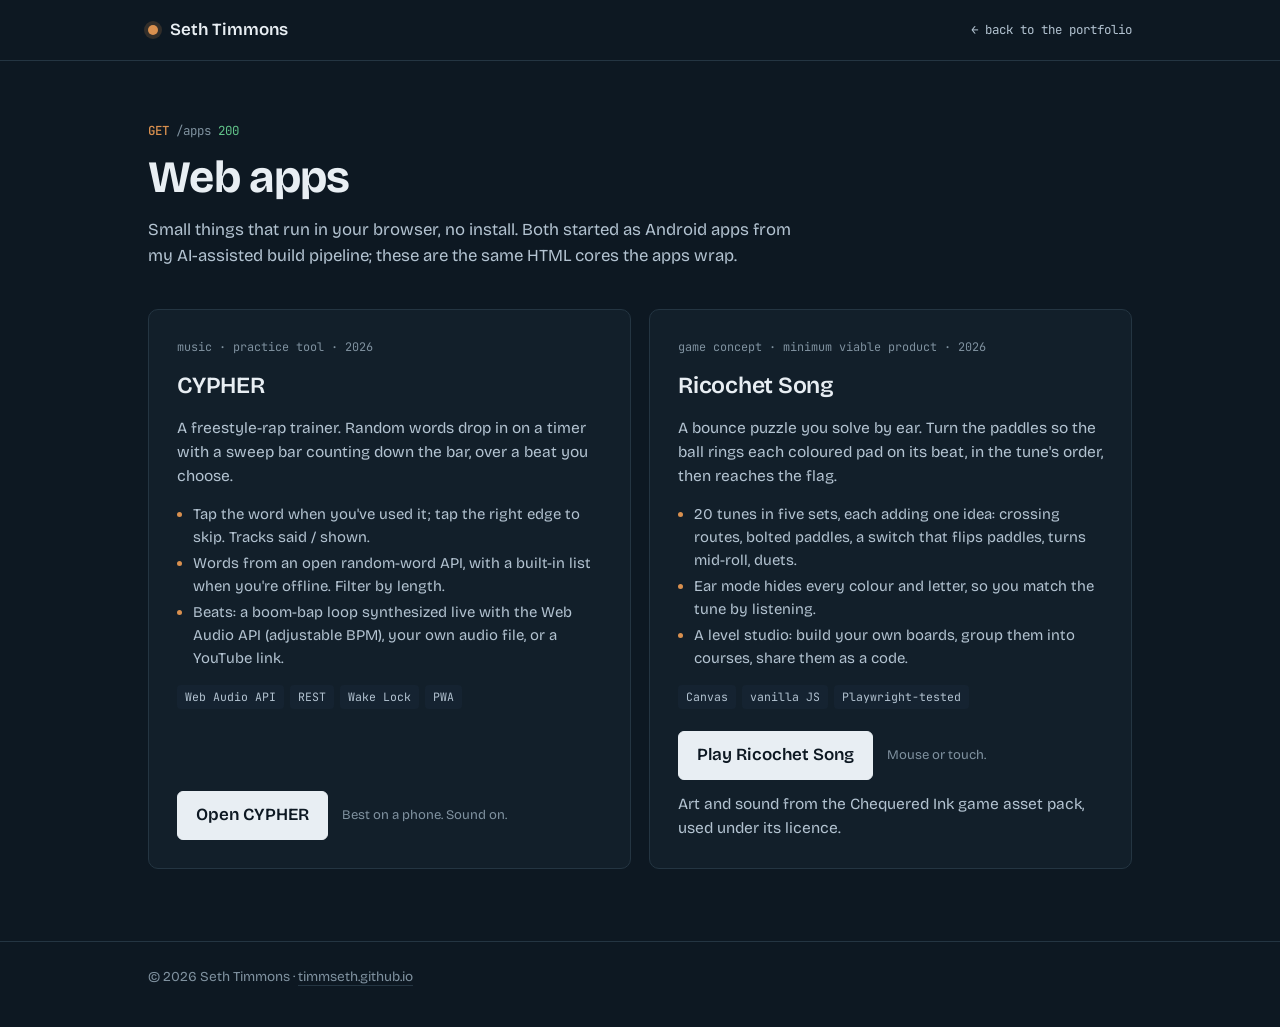
<file: apps/index.html>
<!DOCTYPE html>
<html lang="en">
<head>
<meta charset="UTF-8">
<meta name="viewport" content="width=device-width, initial-scale=1.0">
<title>Web apps — Seth Timmons</title>
<meta name="description" content="Small web apps and game prototypes by Seth Timmons, playable in the browser.">
<meta name="theme-color" content="#0D1822">
<link rel="preconnect" href="https://fonts.googleapis.com">
<link rel="preconnect" href="https://fonts.gstatic.com" crossorigin>
<link href="https://fonts.googleapis.com/css2?family=Bricolage+Grotesque:opsz,wght@12..96,300..800&family=JetBrains+Mono:wght@400;500&display=swap" rel="stylesheet">
<style>
:root{--bg:#0D1822;--card:#121F2A;--ink:#E8EEF3;--slate:#B3C3D1;--muted:#7F919F;--line:#243542;--copper:#D9904F;--copper-soft:rgba(217,144,79,.18);--ok:#62C48A;--font:"Bricolage Grotesque",system-ui,sans-serif;--mono:"JetBrains Mono",ui-monospace,monospace}
*{box-sizing:border-box;margin:0;padding:0}
body{background:var(--bg);color:var(--ink);font-family:var(--font);line-height:1.55;font-size:17px;-webkit-font-smoothing:antialiased}
a{color:inherit;text-decoration:none}
a:focus-visible{outline:2px solid var(--copper);outline-offset:3px;border-radius:2px}
.wrap{max-width:1040px;margin:0 auto;padding:0 28px}
header{border-bottom:1px solid var(--line)}
header .wrap{display:flex;align-items:center;justify-content:space-between;height:60px}
.brand{display:flex;align-items:center;gap:12px;font-weight:600}
.brand .dot{width:10px;height:10px;border-radius:50%;background:var(--copper);box-shadow:0 0 0 4px var(--copper-soft)}
.back{font-family:var(--mono);font-size:.78rem;color:var(--slate)}
.back:hover{color:var(--ink)}
main{padding:56px 0 72px}
h1{font-size:clamp(2rem,4vw,2.8rem);font-weight:700;letter-spacing:-.015em;line-height:1.1}
.lede{color:var(--slate);max-width:60ch;margin:14px 0 40px;font-size:1.05rem}
.endpoint{font-family:var(--mono);font-size:.78rem;color:var(--muted)}
.endpoint .m{color:var(--copper);font-weight:500}.endpoint .c{color:var(--ok)}
.grid{display:grid;grid-template-columns:1fr 1fr;gap:18px}
.app{background:var(--card);border:1px solid var(--line);border-radius:10px;padding:28px;display:flex;flex-direction:column;gap:12px}
.app .meta{font-family:var(--mono);font-size:.74rem;color:var(--muted)}
.app h2{font-size:1.45rem;font-weight:600;letter-spacing:-.01em}
.app p{color:var(--slate);font-size:.97rem}
.app ul{color:var(--slate);font-size:.93rem;padding-left:1.1em}
.app li{margin:3px 0}
.app li::marker{color:var(--copper)}
.tags{display:flex;flex-wrap:wrap;gap:6px}
.tag{font-family:var(--mono);font-size:.72rem;color:var(--slate);background:#152331;padding:3px 8px;border-radius:4px}
.play{margin-top:auto;padding-top:10px;display:flex;gap:14px;align-items:center}
.btn{display:inline-flex;align-items:center;padding:10px 18px;border-radius:6px;font-weight:600;background:var(--ink);color:var(--bg);border:1px solid var(--ink)}
.btn:hover{background:var(--slate);border-color:var(--slate)}
.small{font-size:.82rem;color:var(--muted)}
footer{border-top:1px solid var(--line);padding:24px 0 40px;color:var(--muted);font-size:.85rem}
@media (max-width:760px){.grid{grid-template-columns:1fr}}
</style>
</head>
<body>
<header><div class="wrap">
  <a class="brand" href="../"><span class="dot" aria-hidden="true"></span>Seth Timmons</a>
  <a class="back" href="../#projects">← back to the portfolio</a>
</div></header>

<main><div class="wrap">
  <span class="endpoint"><span class="m">GET</span> /apps <span class="c">200</span></span>
  <h1 style="margin-top:10px">Web apps</h1>
  <p class="lede">Small things that run in your browser, no install. Both started as Android apps from my AI-assisted build pipeline; these are the same HTML cores the apps wrap.</p>

  <div class="grid">
    <article class="app">
      <div class="meta">music · practice tool · 2026</div>
      <h2>CYPHER</h2>
      <p>A freestyle-rap trainer. Random words drop in on a timer with a sweep bar counting down the bar, over a beat you choose.</p>
      <ul>
        <li>Tap the word when you've used it; tap the right edge to skip. Tracks said / shown.</li>
        <li>Words from an open random-word API, with a built-in list when you're offline. Filter by length.</li>
        <li>Beats: a boom-bap loop synthesized live with the Web Audio API (adjustable BPM), your own audio file, or a YouTube link.</li>
      </ul>
      <div class="tags"><span class="tag">Web Audio API</span><span class="tag">REST</span><span class="tag">Wake Lock</span><span class="tag">PWA</span></div>
      <div class="play"><a class="btn" href="cypher/">Open CYPHER</a><span class="small">Best on a phone. Sound on.</span></div>
    </article>

    <article class="app">
      <div class="meta">game concept · minimum viable product · 2026</div>
      <h2>Ricochet Song</h2>
      <p>A bounce puzzle you solve by ear. Turn the paddles so the ball rings each coloured pad on its beat, in the tune's order, then reaches the flag.</p>
      <ul>
        <li>20 tunes in five sets, each adding one idea: crossing routes, bolted paddles, a switch that flips paddles, turns mid-roll, duets.</li>
        <li>Ear mode hides every colour and letter, so you match the tune by listening.</li>
        <li>A level studio: build your own boards, group them into courses, share them as a code.</li>
      </ul>
      <div class="tags"><span class="tag">Canvas</span><span class="tag">vanilla JS</span><span class="tag">Playwright-tested</span></div>
      <div class="play"><a class="btn" href="ricochet-song/">Play Ricochet Song</a><span class="small">Mouse or touch.</span></div>
      <p class="small">Art and sound from the Chequered Ink game asset pack, used under its licence.</p>
    </article>
  </div>
</div></main>

<footer><div class="wrap">© 2026 Seth Timmons · <a href="../" style="border-bottom:1px solid var(--line)">timmseth.github.io</a></div></footer>
</body>
</html>
</file>
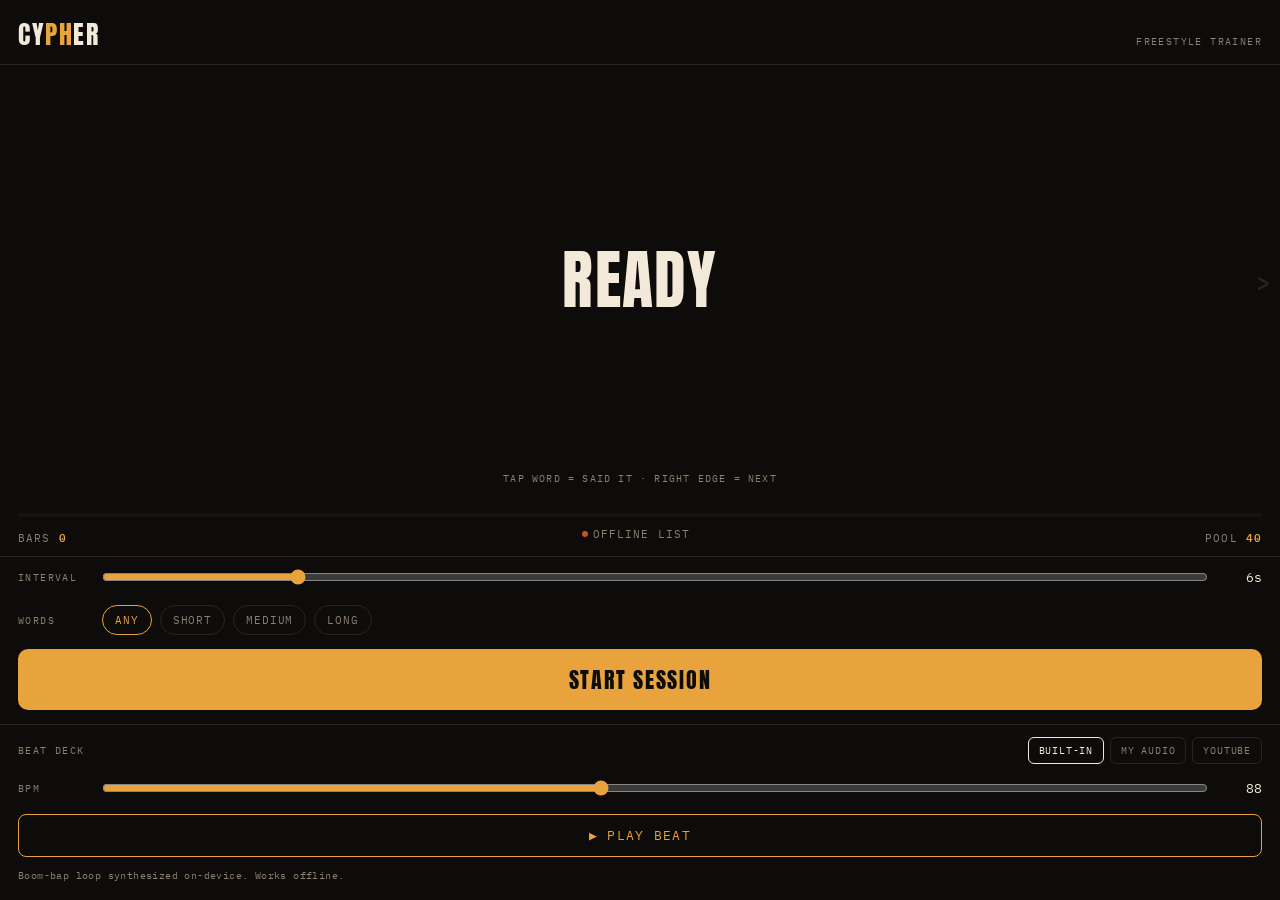
<file: apps/cypher/index.html>
<!DOCTYPE html>
<html lang="en">
<head>
<meta charset="UTF-8">
<meta name="viewport" content="width=device-width, initial-scale=1.0, viewport-fit=cover">
<meta name="theme-color" content="#0E0C0A">
<title>CYPHER — Freestyle Trainer</title>
<link rel="preconnect" href="https://fonts.googleapis.com">
<link rel="preconnect" href="https://fonts.gstatic.com" crossorigin>
<link href="https://fonts.googleapis.com/css2?family=Anton&family=Space+Grotesk:wght@400;500;700&family=IBM+Plex+Mono:wght@400;600&display=swap" rel="stylesheet">
<style>
:root{
  --ink:#0E0C0A;
  --ink2:#171310;
  --line:#2A241D;
  --paper:#F2E9D8;
  --muted:#8A8071;
  --amber:#E8A33D;
  --red:#C8502A;
  --disp:'Anton','Arial Narrow',Impact,sans-serif;
  --ui:'Space Grotesk',system-ui,sans-serif;
  --mono:'IBM Plex Mono',ui-monospace,monospace;
}
*{box-sizing:border-box;margin:0;padding:0;-webkit-tap-highlight-color:transparent}
html,body{height:100%}
body{
  background:var(--ink);color:var(--paper);font-family:var(--ui);
  display:flex;flex-direction:column;min-height:100dvh;
  padding:env(safe-area-inset-top) env(safe-area-inset-right) env(safe-area-inset-bottom) env(safe-area-inset-left);
}
button{font-family:inherit;color:inherit;background:none;border:none;cursor:pointer}
button:focus-visible,input:focus-visible{outline:2px solid var(--amber);outline-offset:2px}

/* header */
header{display:flex;align-items:baseline;justify-content:space-between;padding:14px 18px 10px;border-bottom:1px solid var(--line)}
.logo{font-family:var(--disp);font-size:26px;letter-spacing:.06em;color:var(--paper)}
.logo span{color:var(--amber)}
.tag{font-family:var(--mono);font-size:10px;color:var(--muted);text-transform:uppercase;letter-spacing:.14em}

/* stage */
#stage{flex:1;display:flex;flex-direction:column;justify-content:center;align-items:center;padding:18px;min-height:34dvh;position:relative;overflow:hidden}
#word{
  font-family:var(--disp);text-transform:uppercase;line-height:.95;text-align:center;
  letter-spacing:.02em;word-break:break-word;max-width:100%;
  transition:opacity .18s ease,transform .18s ease;
}
#word.drop{opacity:0;transform:translateY(-14px)}
#stage .hint{position:absolute;bottom:10px;left:0;right:0;text-align:center;font-family:var(--mono);font-size:10px;color:var(--muted);letter-spacing:.12em;text-transform:uppercase}
#advZone{position:absolute;top:0;right:0;bottom:0;width:24%;display:flex;align-items:center;justify-content:flex-end;padding-right:10px;color:var(--line);font-size:30px;user-select:none}
#advZone:active{color:var(--amber)}
#word.said{color:var(--amber)}
#history{display:flex;gap:14px;justify-content:center;padding:0 18px 6px;min-height:18px}
#history span{font-family:var(--mono);font-size:11px;color:var(--muted)}

/* sweep bar — the signature */
#sweepwrap{height:4px;background:var(--ink2);margin:0 18px;border-radius:2px;overflow:hidden}
#sweep{height:100%;width:0%;background:linear-gradient(90deg,var(--amber),var(--red));border-radius:2px}
#sweep.run{transition:width linear}
@media (prefers-reduced-motion:reduce){
  #word{transition:none}
  #sweep.run{transition:none}
}

/* stats strip */
#stats{display:flex;justify-content:space-between;padding:10px 18px;font-family:var(--mono);font-size:11px;color:var(--muted);text-transform:uppercase;letter-spacing:.1em}
#stats b{color:var(--amber);font-weight:600}

/* controls */
#controls{padding:6px 18px 14px;display:grid;gap:14px;border-top:1px solid var(--line)}
.row{display:flex;align-items:center;gap:12px}
.lbl{font-family:var(--mono);font-size:10px;text-transform:uppercase;letter-spacing:.14em;color:var(--muted);min-width:72px}
input[type=range]{flex:1;accent-color:var(--amber);height:28px}
.val{font-family:var(--mono);font-size:13px;color:var(--paper);min-width:42px;text-align:right}
.pills{display:flex;gap:8px;flex:1;flex-wrap:wrap}
.pill{
  font-family:var(--mono);font-size:11px;letter-spacing:.08em;text-transform:uppercase;
  padding:7px 12px;border:1px solid var(--line);border-radius:999px;color:var(--muted);
}
.pill.on{border-color:var(--amber);color:var(--amber)}
#startBtn{
  font-family:var(--disp);font-size:22px;letter-spacing:.08em;text-transform:uppercase;
  background:var(--amber);color:var(--ink);border-radius:10px;padding:14px;width:100%;
}
#startBtn.live{background:var(--red);color:var(--paper)}

/* beat deck */
#deck{border-top:1px solid var(--line);padding:12px 18px 18px}
.deckhead{display:flex;align-items:center;justify-content:space-between;margin-bottom:10px}
.deckhead .lbl{min-width:0}
.tabs{display:flex;gap:6px}
.tab{font-family:var(--mono);font-size:10px;letter-spacing:.08em;text-transform:uppercase;padding:6px 10px;border:1px solid var(--line);border-radius:6px;color:var(--muted)}
.tab.on{border-color:var(--paper);color:var(--paper)}
.panel{display:none;gap:12px}
.panel.on{display:grid}
#beatBtn{
  font-family:var(--mono);font-size:13px;letter-spacing:.1em;text-transform:uppercase;
  border:1px solid var(--amber);color:var(--amber);border-radius:8px;padding:12px;width:100%;
}
#beatBtn.live{background:var(--amber);color:var(--ink)}
input[type=file]{display:none}
.filebtn,#ytGo{
  font-family:var(--mono);font-size:12px;letter-spacing:.08em;text-transform:uppercase;
  border:1px dashed var(--line);color:var(--muted);border-radius:8px;padding:11px;text-align:center;width:100%;display:block
}
.filebtn.loaded{border-style:solid;border-color:var(--amber);color:var(--amber)}
#ytRow{display:flex;gap:8px}
#ytUrl{
  flex:1;background:var(--ink2);border:1px solid var(--line);border-radius:8px;color:var(--paper);
  font-family:var(--mono);font-size:12px;padding:11px;min-width:0
}
#ytGo{width:auto;padding:11px 14px;border-style:solid}
#ytFrame{width:100%;aspect-ratio:16/9;border:1px solid var(--line);border-radius:8px;display:none;background:#000}
.note{font-family:var(--mono);font-size:10px;color:var(--muted);letter-spacing:.04em}
#netdot{display:inline-block;width:6px;height:6px;border-radius:50%;background:var(--red);margin-right:5px;vertical-align:1px}
#netdot.ok{background:#5a9e4d}
</style>
</head>
<body>

<header>
  <div class="logo">CY<span>PH</span>ER</div>
  <div class="tag">freestyle trainer</div>
</header>

<div id="stage">
  <div id="word" style="font-size:64px">READY</div>
  <button id="advZone" aria-label="Next word">›</button>
  <div class="hint">tap word = said it · right edge = next</div>
</div>
<div id="history"></div>
<div id="sweepwrap"><div id="sweep"></div></div>

<div id="stats">
  <div>bars <b id="barCount">0</b></div>
  <div><span id="netdot"></span><span id="netlbl">offline list</span></div>
  <div>pool <b id="poolCount">0</b></div>
</div>

<div id="controls">
  <div class="row">
    <span class="lbl">Interval</span>
    <input type="range" id="ivl" min="1" max="30" step="1" value="6" aria-label="Seconds per word">
    <span class="val" id="ivlVal">6s</span>
  </div>
  <div class="row">
    <span class="lbl">Words</span>
    <div class="pills" id="diff">
      <button class="pill on" data-d="any">Any</button>
      <button class="pill" data-d="short">Short</button>
      <button class="pill" data-d="med">Medium</button>
      <button class="pill" data-d="long">Long</button>
    </div>
  </div>
  <button id="startBtn">Start session</button>
</div>

<div id="deck">
  <div class="deckhead">
    <span class="lbl">Beat deck</span>
    <div class="tabs">
      <button class="tab on" data-t="synth">Built-in</button>
      <button class="tab" data-t="file">My audio</button>
      <button class="tab" data-t="yt">YouTube</button>
    </div>
  </div>

  <div class="panel on" data-p="synth">
    <div class="row">
      <span class="lbl">BPM</span>
      <input type="range" id="bpm" min="70" max="110" step="1" value="88" aria-label="Beats per minute">
      <span class="val" id="bpmVal">88</span>
    </div>
    <button id="beatBtn">▶ Play beat</button>
    <div class="note">Boom-bap loop synthesized on-device. Works offline.</div>
  </div>

  <div class="panel" data-p="file">
    <label class="filebtn" id="fileLbl" for="fileIn">Choose audio file…</label>
    <input type="file" id="fileIn" accept="audio/*">
    <div class="note">Loops your track. Stays on your phone.</div>
  </div>

  <div class="panel" data-p="yt">
    <div id="ytRow">
      <input id="ytUrl" type="url" inputmode="url" placeholder="Paste a YouTube beat link…" aria-label="YouTube URL">
      <button id="ytGo">Load</button>
    </div>
    <iframe id="ytFrame" title="YouTube beat" allow="autoplay; encrypted-media" allowfullscreen></iframe>
    <div class="note">Needs internet. Use the player's own controls.</div>
  </div>
</div>

<script>
"use strict";
/* ---------- tiny persistence (safe everywhere) ---------- */
const store={
  get(k,d){try{const v=localStorage.getItem("cypher:"+k);return v===null?d:JSON.parse(v)}catch(e){return d}},
  set(k,v){try{localStorage.setItem("cypher:"+k,JSON.stringify(v))}catch(e){}}
};

/* ---------- bundled offline word list ---------- */
const SEED=("anchor blaze canyon dagger empire falcon granite hollow ignite jackpot kingdom lantern marble "+
"needle outlaw phantom quiver rocket shadow temple uproar velvet wander zenith asphalt bounce circuit "+
"diamond echo fortune gravity horizon island jungle karma legend midnight nomad ocean pressure quartz "+
"rhythm static thunder vandal whisper armor bullet cipher dynasty engine frost ghost hammer iron "+
"justice knuckle locket mirror nectar onyx prophet quake razor serpent tunnel vapor wolf "+
"avalanche backbone champion daylight elevate freedom glacier hustle instinct journey kinetic lyrical "+
"momentum nebula obstacle paradise quicksand renegade survival takeover universe vibration wildfire "+
"abandon ballistic carousel desperado eclipse fearless gasoline heritage illusion juggernaut labyrinth "+
"machinery nocturnal overdrive pendulum quarantine revolution silhouette tarantula ultraviolet vendetta "+
"watchtower acid blade chrome dust ember flame grit haze ink jolt kick lava mist neon "+
"opal pulse rust soul tide volt wave axis brick coil drum edge fang gear hook "+
"jade knot loop maze node opus peak ring sage trap vibe wick yarn zeal "+
"alchemy bravado cascade defiance elegance ferocity gravitas harmony intensity jubilee "+
"katana lockdown manifesto nirvana oracle pinnacle resilience sanctuary trajectory utopia "+
"velocity warpath xenon yonder zodiac concrete pavement skyline subway turnstile graffiti "+
"cipher hustle flow bars vinyl needle groove sample scratch breaks").split(/\s+/);

/* ---------- word pool with API + difficulty filter ---------- */
const APIS=["https://random-word-api.vercel.app/api?words=120","https://random-word-api.herokuapp.com/word?number=120"];
let pool=[],online=false,fetching=false;
const fits={any:w=>true,short:w=>w.length<=5,med:w=>w.length>=6&&w.length<=8,long:w=>w.length>=9};
let diff=store.get("diff","any");

function seedFill(){
  const want=SEED.filter(fits[diff]);
  while(pool.length<40&&want.length)pool.push(want[Math.random()*want.length|0]);
  ui();
}
async function refill(){
  if(fetching)return;fetching=true;
  for(const url of APIS){
    try{
      const r=await fetch(url,{signal:AbortSignal.timeout(5000)});
      const words=await r.json();
      const ok=words.filter(w=>/^[a-z]{3,14}$/i.test(w)&&fits[diff](w));
      if(ok.length){pool.push(...ok);online=true;ui();fetching=false;return}
    }catch(e){}
  }
  online=false;seedFill();fetching=false;
}
function nextWord(){
  if(pool.length<15)refill();
  if(!pool.length)seedFill();
  return pool.splice(Math.random()*pool.length|0,1)[0]||"freestyle";
}

/* ---------- session ---------- */
const $=id=>document.getElementById(id);
const wordEl=$("word"),sweep=$("sweep"),startBtn=$("startBtn");
let running=false,timer=null,bars=0,said=0,curSaid=false,wakeLock=null,hist=[];
let ivl=store.get("ivl",6);
$("ivl").value=ivl;$("ivlVal").textContent=ivl+"s";

function showWord(w){
  wordEl.classList.add("drop");wordEl.classList.remove("said");curSaid=false;
  setTimeout(()=>{
    wordEl.textContent=w.toUpperCase();
    const n=w.length;
    wordEl.style.fontSize=Math.max(34,Math.min(78,Math.floor((window.innerWidth-40)/n*1.55)))+"px";
    wordEl.classList.remove("drop");
  },180);
  hist.unshift({w:w,said:false});hist=hist.slice(0,4);
  drawHist();
  bars++;$("barCount").textContent=said+"/"+bars;
  /* sweep restart */
  sweep.classList.remove("run");sweep.style.width="0%";
  void sweep.offsetWidth;
  sweep.style.transitionDuration=ivl+"s";
  sweep.classList.add("run");sweep.style.width="100%";
}
function drawHist(){
  $("history").innerHTML=hist.slice(1).map(h=>"<span>"+(h.said?"✓ ":"")+h.w+"</span>").join("");
}
function tick(){showWord(nextWord());timer=setTimeout(tick,ivl*1000)}
async function start(){
  running=true;bars=0;said=0;$("barCount").textContent="0/0";
  startBtn.textContent="Stop session";startBtn.classList.add("live");
  try{wakeLock=await navigator.wakeLock.request("screen")}catch(e){}
  tick();
}
function stop(){
  running=false;clearTimeout(timer);
  startBtn.textContent="Start session";startBtn.classList.remove("live");
  sweep.classList.remove("run");sweep.style.width="0%";
  try{wakeLock&&wakeLock.release()}catch(e){}
  wordEl.textContent="READY";wordEl.style.fontSize="64px";
}
startBtn.onclick=()=>running?stop():start();
wordEl.onclick=()=>{
  if(!running||curSaid)return;
  curSaid=true;said++;
  wordEl.classList.add("said");
  if(hist[0])hist[0].said=true;
  $("barCount").textContent=said+"/"+bars;
};
$("advZone").onclick=()=>{if(running){clearTimeout(timer);tick()}};
$("ivl").oninput=e=>{ivl=+e.target.value;$("ivlVal").textContent=ivl+"s";store.set("ivl",ivl)};
document.addEventListener("visibilitychange",async()=>{
  if(!document.hidden&&running){try{wakeLock=await navigator.wakeLock.request("screen")}catch(e){}}
});

/* difficulty pills */
document.querySelectorAll("#diff .pill").forEach(p=>{
  if(p.dataset.d===diff){document.querySelectorAll("#diff .pill").forEach(x=>x.classList.remove("on"));p.classList.add("on")}
  p.onclick=()=>{
    document.querySelectorAll("#diff .pill").forEach(x=>x.classList.remove("on"));
    p.classList.add("on");diff=p.dataset.d;store.set("diff",diff);
    pool=[];seedFill();refill();
  };
});
function ui(){
  $("poolCount").textContent=pool.length;
  $("netdot").className=online?"ok":"";
  $("netdot").id="netdot";
  $("netlbl").textContent=online?"live words":"offline list";
}

/* ---------- beat deck: tabs ---------- */
let tab=store.get("tab","synth");
function setTab(t){
  tab=t;store.set("tab",t);
  document.querySelectorAll(".tab").forEach(x=>x.classList.toggle("on",x.dataset.t===t));
  document.querySelectorAll(".panel").forEach(x=>x.classList.toggle("on",x.dataset.p===t));
}
document.querySelectorAll(".tab").forEach(x=>x.onclick=()=>setTab(x.dataset.t));
setTab(tab);

/* ---------- built-in boom-bap synth ---------- */
let ctx=null,beatOn=false,nextNote=0,step=0,schedId=null;
let bpm=store.get("bpm",88);
$("bpm").value=bpm;$("bpmVal").textContent=bpm;
$("bpm").oninput=e=>{bpm=+e.target.value;$("bpmVal").textContent=bpm;store.set("bpm",bpm)};
let noiseBuf=null;
function noise(){
  if(!noiseBuf){
    noiseBuf=ctx.createBuffer(1,ctx.sampleRate*0.3,ctx.sampleRate);
    const d=noiseBuf.getChannelData(0);
    for(let i=0;i<d.length;i++)d[i]=Math.random()*2-1;
  }
  const s=ctx.createBufferSource();s.buffer=noiseBuf;return s;
}
function kick(t){
  const o=ctx.createOscillator(),g=ctx.createGain();
  o.frequency.setValueAtTime(150,t);o.frequency.exponentialRampToValueAtTime(48,t+0.11);
  g.gain.setValueAtTime(0.9,t);g.gain.exponentialRampToValueAtTime(0.001,t+0.28);
  o.connect(g).connect(ctx.destination);o.start(t);o.stop(t+0.3);
}
function snare(t){
  const n=noise(),f=ctx.createBiquadFilter(),g=ctx.createGain();
  f.type="bandpass";f.frequency.value=1900;f.Q.value=0.8;
  g.gain.setValueAtTime(0.5,t);g.gain.exponentialRampToValueAtTime(0.001,t+0.16);
  n.connect(f).connect(g).connect(ctx.destination);n.start(t);n.stop(t+0.2);
  const o=ctx.createOscillator(),g2=ctx.createGain();
  o.type="triangle";o.frequency.value=190;
  g2.gain.setValueAtTime(0.25,t);g2.gain.exponentialRampToValueAtTime(0.001,t+0.09);
  o.connect(g2).connect(ctx.destination);o.start(t);o.stop(t+0.1);
}
function hat(t,open){
  const n=noise(),f=ctx.createBiquadFilter(),g=ctx.createGain();
  f.type="highpass";f.frequency.value=7200;
  const len=open?0.18:0.045;
  g.gain.setValueAtTime(open?0.22:0.16,t);g.gain.exponentialRampToValueAtTime(0.001,t+len);
  n.connect(f).connect(g).connect(ctx.destination);n.start(t);n.stop(t+len+0.02);
}
const KICKS=[0,7,10],SNARES=[4,12],OPEN=[14];
function schedule(){
  const sixteenth=60/bpm/4;
  while(nextNote<ctx.currentTime+0.12){
    const s=step%16;
    let t=nextNote;
    if(s%2===1)t+=sixteenth*0.28; /* swing */
    if(KICKS.includes(s))kick(t);
    if(SNARES.includes(s))snare(t);
    if(s%2===0)hat(t,OPEN.includes(s));
    nextNote+=sixteenth;step++;
  }
}
const beatBtn=$("beatBtn");
function beatStart(){
  if(!ctx)ctx=new (window.AudioContext||window.webkitAudioContext)();
  ctx.resume();
  nextNote=ctx.currentTime+0.06;step=0;
  schedId=setInterval(schedule,25);
  beatOn=true;beatBtn.textContent="■ Stop beat";beatBtn.classList.add("live");
}
function beatStop(){
  clearInterval(schedId);beatOn=false;
  beatBtn.textContent="▶ Play beat";beatBtn.classList.remove("live");
}
beatBtn.onclick=()=>beatOn?beatStop():beatStart();

/* ---------- local file beat ---------- */
const audio=new Audio();audio.loop=true;
$("fileIn").onchange=e=>{
  const f=e.target.files[0];if(!f)return;
  audio.src=URL.createObjectURL(f);
  audio.play();
  if(beatOn)beatStop();
  const l=$("fileLbl");l.textContent="♪ "+f.name+" (tap to change)";l.classList.add("loaded");
};
document.querySelector('[data-p="file"]').insertAdjacentHTML("beforeend",
  '<button id="fileToggle" class="filebtn" style="display:none">Pause</button>');
const ft=$("fileToggle");
audio.onplay=()=>{ft.style.display="block";ft.textContent="❚❚ Pause track"};
audio.onpause=()=>{ft.textContent="▶ Resume track"};
ft.onclick=()=>audio.paused?audio.play():audio.pause();

/* ---------- youtube beat ---------- */
$("ytGo").onclick=()=>{
  const u=$("ytUrl").value.trim();
  const m=u.match(/(?:youtu\.be\/|v=|shorts\/|embed\/)([\w-]{11})/);
  if(!m){$("ytUrl").value="";$("ytUrl").placeholder="Couldn't read that link — paste a YouTube URL";return}
  const id=m[1];
  const fr=$("ytFrame");
  fr.src="https://www.youtube.com/embed/"+id+"?autoplay=1&loop=1&playlist="+id+"&playsinline=1";
  fr.style.display="block";
  if(beatOn)beatStop();audio.pause();
};

/* ---------- boot ---------- */
seedFill();refill();ui();
</script>
</body>
</html>
</file>
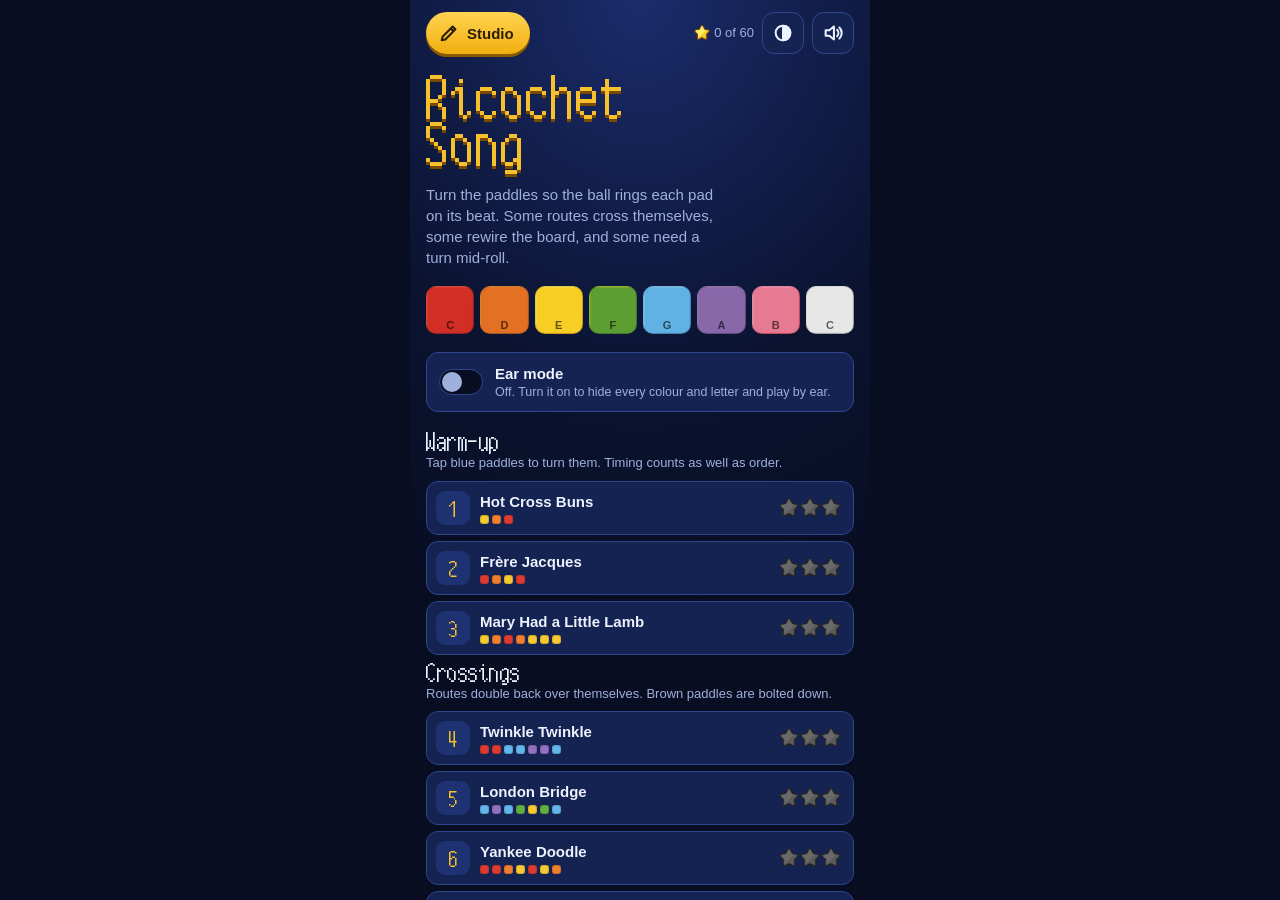
<file: apps/ricochet-song/index.html>
<!doctype html>
<html lang="en">
<head>
<meta charset="utf-8">
<meta name="viewport" content="width=device-width, initial-scale=1, maximum-scale=1, user-scalable=no, viewport-fit=cover">
<title>Ricochet Song</title>
<!-- The whole game runs from this folder inside the app's WebView (file:///android_asset/).
     index.html = layout and styles      themes.js = the looks (colour themes)
     game.js    = rules, play, drawing   studio.js = courses, the board editor, sharing and import
     levels.js  = the 20 built-in boards assets.js = art and sound from the Chequered Ink pack (base64)
     font.css   = the title font -->
<script>
// If the game cannot start, say why on screen instead of showing an empty list. Once the scripts have
// finished loading (window.__booted) errors only go to the log. The Android side calls __fail too.
window.__fail=function(msg){if(window.__booted)return;var e=document.getElementById('err');if(e){e.hidden=false;e.textContent='Ricochet Song could not start: '+msg;document.documentElement.classList.add('ready')}};
window.onerror=function(m,src,line){window.__fail(m+' ('+String(src||'').split('/').pop()+':'+(line||0)+')')};
// The page stays hidden until the saved look is applied, so a light look never flashes navy first.
try{var b=localStorage.getItem('ricochet-song-bg');if(b)document.documentElement.style.setProperty('--deep',b)}catch(e){}
</script>
<link rel="stylesheet" href="font.css">
<style>
/* Colours: every colour below is a variable. These defaults are the Midnight look in dark mode;
   applyLook() in game.js overwrites them from themes.js. */
:root{color-scheme:dark;--night:#0b1330;--deep:#080d22;--glow:#1a2c6b;--panel:#152352;--panel2:#1e3170;--line:#30468c;--text:#edf2ff;--mute:#9fb0dc;--faint:#5f72ad;
  --accent:#f7c12e;--accentHi:#ffd451;--accentLo:#f1ae10;--accentShadow:#8a5a00;--accentInk:#2a1d00;--accentText:#f7c12e;--titleShadow:#7a4a00;
  --sky:#66bdf0;--rose:#f06a80;--mint:#6fd694;--strip:#0a1230cc;--scrim:#060a1cd9;--hearOn:#3a3410;--off:grayscale(1) brightness(.45);
  --display:"CI GameDev","Trebuchet MS",sans-serif;--body:Roboto,"Segoe UI Variable Text","Segoe UI","Helvetica Neue",Arial,sans-serif}
*{box-sizing:border-box}
[hidden]{display:none!important}
html{-webkit-text-size-adjust:100%;text-size-adjust:100%}
html,body{height:100%;background:var(--deep)}
body{margin:0;color:var(--text);font:15px/1.4 var(--body);overflow:hidden;-webkit-user-select:none;user-select:none;-webkit-touch-callout:none;touch-action:manipulation;overscroll-behavior:none}
img{-webkit-user-drag:none;pointer-events:none}
button{font:inherit;color:inherit;cursor:pointer;-webkit-tap-highlight-color:transparent}
input,textarea{font:inherit;color:var(--text);background:var(--deep);border:1px solid var(--line);border-radius:10px;padding:10px 12px;width:100%;-webkit-user-select:text;user-select:text;outline:none}
input:focus,textarea:focus{border-color:var(--accent)}
textarea{resize:none;height:84px;font-size:12px;line-height:1.3;word-break:break-all}
:focus-visible{outline:2px solid var(--accent);outline-offset:2px}
/* layout: one phone-shaped column, one screen showing at a time */
#app{height:100%;max-width:460px;margin:0 auto;background:radial-gradient(120% 70% at 50% 0%,var(--glow) 0%,var(--night) 60%,var(--deep) 100%);position:relative;display:flex;flex-direction:column;overflow:hidden;visibility:hidden}
html.ready #app{visibility:visible}
.screen{flex:1;min-height:0;display:flex;flex-direction:column}
.ib{width:42px;height:42px;border-radius:12px;border:1px solid var(--line);background:var(--panel);display:grid;place-items:center;flex:none;padding:0}
svg{width:22px;height:22px;fill:none;stroke:currentColor;stroke-width:2.2;stroke-linecap:round;stroke-linejoin:round;flex:none}
.ib:active,.pill:active,.btn:active,.chip:active{transform:translateY(1px)}
.ib[aria-pressed="false"]{color:var(--mute)}
.ib:disabled,.btn:disabled{opacity:.4}
.pill{height:42px;border-radius:21px;border:0;padding:0 16px 0 12px;display:flex;align-items:center;gap:7px;background:linear-gradient(var(--accentHi),var(--accentLo));color:var(--accentInk);font-weight:700;box-shadow:0 3px 0 var(--accentShadow);flex:none}
.chip{height:34px;border-radius:10px;border:1px solid var(--line);background:var(--panel);padding:0 9px;display:flex;align-items:center;gap:5px;font-weight:600;font-size:13px;flex:none;font-variant-numeric:tabular-nums}
.chip svg{width:16px;height:16px}
.grow{flex:1}
.btn{flex:1;min-height:46px;border-radius:13px;border:1px solid var(--line);background:var(--panel2);font-weight:600;display:flex;align-items:center;justify-content:center;gap:7px;padding:4px 10px}
.btn.pri{background:linear-gradient(var(--accentHi),var(--accentLo));border:0;color:var(--accentInk);box-shadow:0 3px 0 var(--accentShadow)}
.btn.bad{color:var(--rose)}
.row{display:flex;gap:8px;width:100%}
.note{margin:0;color:var(--mute);font-size:13px}

/* home */
#home{overflow-x:hidden;overflow-y:auto;overscroll-behavior:contain;padding:12px 16px 30px;gap:18px}
#home>*{flex:none}
#bar{display:flex;align-items:center;gap:8px}
#home h1{font:400 52px/.9 var(--display);margin:0;color:var(--accentText);letter-spacing:1px;text-shadow:0 3px 0 var(--titleShadow)}
#home .sub{margin:0;color:var(--mute);max-width:36ch}
#keys{display:grid;grid-template-columns:repeat(8,1fr);gap:6px}
#keys button{display:block;width:100%;height:0;padding:0 0 100%;border:0;border-radius:10px;background:center/cover;position:relative;transition:transform .08s;box-shadow:inset 0 0 0 1px #00000024}
#keys button:active{transform:scale(.88)}
#keys span{position:absolute;left:0;right:0;bottom:3px;text-align:center;font:700 11px var(--body);color:#0009}
#ear{display:flex;gap:12px;align-items:center;text-align:left;background:var(--panel);border:1px solid var(--line);border-radius:12px;padding:10px 12px;width:100%}
#ear b{display:block}
#earSub{display:block;color:var(--mute);font-size:12.5px}
.sw{flex:none;width:44px;height:26px;border-radius:13px;background:var(--deep);border:1px solid var(--line);position:relative}
.sw i{position:absolute;top:2px;left:2px;width:20px;height:20px;border-radius:50%;background:var(--mute);transition:left .15s,background .15s}
[aria-pressed="true"]>.sw i{left:20px;background:var(--accent)}
.set h2{font:400 22px/1 var(--display);margin:0 0 2px;letter-spacing:.5px}
.set p{margin:0 0 8px;color:var(--mute);font-size:13px}
.lv{display:grid;grid-template-columns:34px 1fr auto;gap:10px;align-items:center;width:100%;text-align:left;background:var(--panel);border:1px solid var(--line);border-radius:12px;padding:9px 12px 9px 9px;margin-bottom:6px}
.lv:active{border-color:var(--sky)}
.lv>b{width:34px;height:34px;border-radius:9px;background:var(--panel2);display:grid;place-items:center;font:400 20px var(--display);color:var(--accentText)}
.lv .nm{min-width:0;overflow:hidden;text-overflow:ellipsis;white-space:nowrap;font-weight:600;display:block}
.lv .by{display:block;color:var(--mute);font-size:12.5px;overflow:hidden;text-overflow:ellipsis;white-space:nowrap}
.lv .dots{display:flex;gap:3px;margin-top:3px;overflow:hidden;max-height:9px;flex-wrap:wrap}
.lv .dots i{width:9px;height:9px;border-radius:3px;flex:none;box-shadow:inset 0 0 0 1px #00000022}
.lv .draft{color:var(--rose);font-size:12.5px}
.stars{display:flex;gap:1px}
.stars img{width:20px;height:20px}
.stars img.off{filter:var(--off)}
#total,.count{font-variant-numeric:tabular-nums;color:var(--mute);font-size:13px;display:flex;align-items:center;gap:4px;white-space:nowrap}
#total img,.count img{width:16px;height:16px}
#ver{margin:0;text-align:center;color:var(--faint);font-size:12px}
#err{margin:0;padding:10px 12px;border:1px solid var(--rose);border-radius:10px;color:var(--rose);font-size:13px;-webkit-user-select:text;user-select:text}

/* studio and course screens */
.top{display:flex;align-items:center;gap:10px;padding:10px 12px 6px}
.ttl{flex:1;min-width:0}
.ttl small{display:block;color:var(--mute);font-size:12px;white-space:nowrap;overflow:hidden;text-overflow:ellipsis}
.ttl span{display:block;font:400 23px/1 var(--display);letter-spacing:.4px;white-space:nowrap;overflow:hidden;text-overflow:ellipsis}
.body{flex:1;min-height:0;overflow-x:hidden;overflow-y:auto;overscroll-behavior:contain;padding:8px 16px 30px;display:flex;flex-direction:column;gap:12px}
.body>*{flex:none}
.tr{display:grid;grid-template-columns:1fr 42px 42px;gap:6px;align-items:stretch;margin-bottom:6px}
.tr .lv{margin:0}
.tr .ib{height:auto;min-height:42px}
.best{display:flex;align-items:center;gap:8px;color:var(--mute);font-size:13px}
.best b{color:var(--text);font-variant-numeric:tabular-nums}
.link{background:none;border:0;color:var(--mute);text-decoration:underline;padding:6px;font-size:13px;align-self:center}

/* play */
#strip{margin:0 12px;background:var(--strip);border:1px solid var(--line);border-radius:12px;display:flex;align-items:stretch;gap:0;overflow:hidden}
#hear{border:0;border-right:1px solid var(--line);background:var(--panel2);padding:0 12px;display:flex;flex-direction:column;align-items:center;justify-content:center;gap:2px;font-size:11px;color:var(--text);min-width:58px}
#hear svg{fill:var(--accentText);stroke:none}
#hear.on{background:var(--hearOn)}
#roll{flex:1;min-width:0;height:64px;display:block;touch-action:none}
#boardWrap{flex:1;min-height:0;position:relative;margin:8px 12px 0}
#board{position:absolute;top:0;right:0;bottom:0;left:0;width:100%;height:100%;touch-action:manipulation;display:block}
#play.edit #board{touch-action:none}
#tip{margin:6px 14px 0;min-height:38px;font-size:13.5px;color:var(--mute);display:flex;align-items:center;justify-content:center;text-align:center}
#tip.bad{color:var(--rose)} #tip.good{color:var(--mint)}
#ctl,#edCtl{display:flex;gap:10px;align-items:center;padding:8px 12px 12px}
#go,#test{flex:1;height:54px;border-radius:16px;border:0;background:linear-gradient(var(--accentHi),var(--accentLo));color:var(--accentInk);font:400 28px/1 var(--display);letter-spacing:1px;box-shadow:0 4px 0 var(--accentShadow);position:relative}
#go:active,#test:active{transform:translateY(3px);box-shadow:0 1px 0 var(--accentShadow)}
#go.run,#test.run{background:linear-gradient(#8fd2f7,#4aa3de);box-shadow:0 4px 0 #1d5b8a;color:#06223a}
#go small{position:absolute;right:12px;top:50%;transform:translateY(-50%);font:600 11px var(--body);letter-spacing:0;opacity:.7}
.lab{display:flex;flex-direction:column;align-items:center;gap:2px;font-size:10.5px;color:var(--mute)}
.lab .ib{width:48px;height:44px}
#clock{font:600 15px var(--body);font-variant-numeric:tabular-nums;color:var(--accentText);display:flex;align-items:center;gap:4px;flex:none}
#clock svg{width:17px;height:17px}

/* editor: an options row for the selected piece, the palette, then undo / test / start position */
#play.edit #ctl{display:none}
#ed{display:flex;flex-direction:column}
#opts{height:60px;margin:0 12px;display:flex;align-items:center;gap:8px;color:var(--mute);font-size:13px;overflow:hidden}
#opts>span.t{flex:1;min-width:0}
#opts .ib{width:44px;height:44px}
#opts .btn{flex:none;min-height:44px;font-size:13.5px}
#pal{display:grid;grid-template-columns:repeat(10,minmax(0,1fr));gap:4px;padding:0 12px}
#pal button{height:46px;min-width:0;border-radius:10px;border:1px solid var(--line);background:var(--panel);padding:0;display:grid;place-items:center;touch-action:none}
#pal canvas{width:min(32px,100%);height:auto;aspect-ratio:1/1;display:block;pointer-events:none}
#pal button.on{border-color:var(--accent);box-shadow:0 0 0 2px var(--accent) inset;background:var(--panel2)}
#ed.start #pal{display:none}
#ed.start #opts{height:106px}
#ed.busy #pal{opacity:.35;pointer-events:none}
#edCtl .lab .ib{width:46px}
.seg{display:flex;border:1px solid var(--line);border-radius:10px;overflow:hidden;flex:none}
.seg button{flex:1;border:0;border-right:1px solid var(--line);background:var(--panel);padding:0 11px;min-height:40px;font-size:13.5px;font-weight:600;white-space:nowrap}
.seg button:last-child{border-right:0}
.seg button[aria-pressed="true"]{background:var(--accent);color:var(--accentInk)}
.step{display:flex;align-items:center;gap:4px;flex:none;color:var(--text)}
.step button{width:40px;height:40px;border-radius:10px;border:1px solid var(--line);background:var(--panel);font-size:20px;line-height:1;padding:0}
.step b{min-width:30px;text-align:center;font-variant-numeric:tabular-nums}
.pianoWrap{flex:1;min-width:0;height:60px;overflow-x:auto;overflow-y:hidden;touch-action:pan-x;scrollbar-width:none}
.pianoWrap::-webkit-scrollbar{display:none}
.piano{position:relative;height:60px}
.piano button{position:absolute;border:1px solid #0006;padding:0;font:700 11px var(--body);color:#000a;display:flex;align-items:flex-end;justify-content:center}
.piano .w{top:2px;height:56px;border-radius:0 0 7px 7px;padding-bottom:4px}
.piano .k{top:2px;height:32px;border-radius:0 0 5px 5px;background:#1b1b22;color:#fff;z-index:1;font-size:9px;padding-bottom:3px;border-color:#000}
.piano .on{outline:3px solid var(--accentText);outline-offset:-3px;z-index:2}
.piano .k.on{outline-color:#fff}
#ghost{position:absolute;left:0;top:0;width:64px;height:64px;pointer-events:none;z-index:9;opacity:.92}

/* result card, sheets, toast */
#card,#sheet{position:absolute;top:0;right:0;bottom:0;left:0;background:var(--scrim);z-index:5;animation:fade .2s both}
#card{display:grid;place-items:center;padding:20px}
#card>div{width:100%;max-width:330px;background:var(--panel);border:1px solid var(--line);border-radius:20px;padding:18px 18px 16px;text-align:center;display:flex;flex-direction:column;gap:10px;align-items:center;animation:pop .35s cubic-bezier(.2,1.4,.4,1) both}
#word{height:54px}
#card h3,#sheet h3{margin:0;font:400 24px/1.1 var(--display)}
#card p{margin:0;color:var(--mute);font-size:13.5px}
#cstars{display:flex;gap:6px}
#cstars img{width:54px;height:54px;transform:scale(0);opacity:.25}
#cstars img.in{animation:star .4s cubic-bezier(.2,1.6,.4,1) both;opacity:1}
#cstars img.out{transform:scale(.8);filter:var(--off)}
#sheet{z-index:7;display:flex;flex-direction:column;justify-content:flex-end}
#sheet.up{justify-content:flex-start}
#sheet .box{background:var(--panel);border:1px solid var(--line);border-radius:20px 20px 0 0;padding:14px 16px 18px;max-height:88%;overflow-y:auto;display:flex;flex-direction:column;gap:12px;animation:rise .22s ease-out both}
#sheet.up .box{border-radius:0 0 20px 20px;animation-name:drop}
#sheet .sh{display:flex;align-items:center;gap:10px}
#sheet .sh h3{flex:1;min-width:0;overflow:hidden;text-overflow:ellipsis;white-space:nowrap}
#shB{display:flex;flex-direction:column;gap:12px}
#shB label,#shB .fld{display:flex;flex-direction:column;gap:5px;font-size:12.5px;color:var(--mute)}
#shB .fld .seg button{padding:0 4px;font-size:13px;color:var(--text)}
#shB .line{display:flex;align-items:center;gap:10px;justify-content:space-between;color:var(--text)}
.menu{display:flex;flex-direction:column;gap:6px}
.menu .btn{justify-content:flex-start;padding:4px 14px;flex:none}
.looks{display:grid;grid-template-columns:repeat(3,1fr);gap:8px}
.looks button{border:2px solid var(--line);border-radius:12px;padding:8px 6px;background:var(--panel2);display:flex;flex-direction:column;align-items:center;gap:6px;font-size:13px;font-weight:600}
.looks button[aria-pressed="true"]{border-color:var(--accentText)}
.looks i{width:100%;height:30px;border-radius:7px;display:block;border:1px solid #0003}
.found{background:var(--deep);border:1px solid var(--line);border-radius:12px;padding:10px 12px;display:flex;flex-direction:column;gap:4px;font-size:13.5px}
.found b{display:block}
.found span{color:var(--mute);font-size:12.5px}
#toast{position:absolute;left:50%;bottom:92px;transform:translateX(-50%);background:var(--text);color:var(--deep);padding:9px 16px;border-radius:20px;font-size:13.5px;font-weight:600;z-index:10;max-width:86%;text-align:center;animation:fade .2s both;pointer-events:none}
@keyframes fade{from{opacity:0}}
@keyframes pop{from{transform:scale(.8);opacity:0}}
@keyframes rise{from{transform:translateY(30px);opacity:0}}
@keyframes drop{from{transform:translateY(-30px);opacity:0}}
@keyframes star{from{transform:scale(0) rotate(-40deg)}to{transform:scale(1)}}
@media (prefers-reduced-motion:reduce){*{animation:none!important;transition:none!important}#cstars img.in{transform:scale(1)}}
</style>
</head>
<body>
<div id="app">
  <section class="screen" id="home">
    <p id="err" hidden></p>
    <div id="bar">
      <button class="pill" id="studioBtn"><svg viewBox="0 0 24 24"><path d="M4 20l1-4L16 5l3 3L8 19zM14 7l3 3"/></svg>Studio</button>
      <span class="grow"></span>
      <span id="total"></span>
      <button class="ib" id="lookBtn" aria-label="Look: dark mode and colours"><svg viewBox="0 0 24 24"><circle cx="12" cy="12" r="8"/><path d="M12 4a8 8 0 0 1 0 16z" fill="currentColor"/></svg></button>
      <button class="ib" id="snd1" aria-label="Sound" aria-pressed="true"></button>
    </div>
    <h1>Ricochet<br>Song</h1>
    <p class="sub">Turn the paddles so the ball rings each pad on its beat. Some routes cross themselves, some rewire the board, and some need a turn mid-roll.</p>
    <div id="keys"></div>
    <button id="ear" aria-pressed="false"><span class="sw"><i></i></span><span><b>Ear mode</b><span id="earSub"></span></span></button>
    <div id="sets"></div>
    <div id="hc"></div>
    <p id="ver"></p>
  </section>

  <section class="screen" id="studio" hidden>
    <div class="top">
      <button class="ib" id="stBack" aria-label="Back to the tunes"><svg viewBox="0 0 24 24"><path d="M15 5l-7 7 7 7"/></svg></button>
      <div class="ttl"><small>Make, share and play courses</small><span>Studio</span></div>
    </div>
    <div class="body" id="stBody"></div>
  </section>

  <section class="screen" id="course" hidden>
    <div class="top">
      <button class="ib" id="coBack" aria-label="Back"><svg viewBox="0 0 24 24"><path d="M15 5l-7 7 7 7"/></svg></button>
      <div class="ttl"><small id="coBy"></small><span id="coName"></span></div>
      <button class="ib" id="coMenu" aria-label="Course options"><svg viewBox="0 0 24 24"><circle cx="5" cy="12" r="1.3"/><circle cx="12" cy="12" r="1.3"/><circle cx="19" cy="12" r="1.3"/></svg></button>
    </div>
    <div class="body" id="coBody"></div>
  </section>

  <section class="screen" id="play" hidden>
    <div class="top" id="top">
      <button class="ib" id="back" aria-label="Back"><svg viewBox="0 0 24 24"><path d="M15 5l-7 7 7 7"/></svg></button>
      <div class="ttl" id="ttl"><small id="lvNo"></small><span id="lvName"></span></div>
      <span id="clock" hidden></span>
      <button class="chip" id="sizeBtn" hidden aria-label="Board name, size and speed"></button>
      <button class="ib" id="snd2" aria-label="Sound" aria-pressed="true"></button>
    </div>
    <div id="strip">
      <button id="hear" aria-label="Hear the tune"><svg viewBox="0 0 24 24"><path d="M8 5v14l11-7z"/></svg>Tune</button>
      <canvas id="roll"></canvas>
    </div>
    <div id="boardWrap"><canvas id="board"></canvas></div>
    <div id="tip"></div>
    <div id="ctl">
      <span class="lab"><button class="ib" id="reset" aria-label="Reset the paddles"><svg viewBox="0 0 24 24"><path d="M4 12a8 8 0 1 0 2.6-5.9"/><path d="M4 4v5h5"/></svg></button><span id="resetLab">Reset</span></span>
      <button id="go"><span id="goTxt">LAUNCH</span><small id="tries"></small></button>
      <span class="lab"><button class="ib" id="hint" aria-label="Hint: fix one paddle"><svg viewBox="0 0 24 24"><path d="M9 18h6M10 21h4M12 3a6 6 0 0 0-3.5 10.9c.6.5 1 1.3 1 2.1h5c0-.8.4-1.6 1-2.1A6 6 0 0 0 12 3z"/></svg></button>Hint</span>
    </div>
    <div id="ed" hidden>
      <div id="opts"></div>
      <div id="pal"></div>
      <div id="edCtl">
        <span class="lab"><button class="ib" id="undo" aria-label="Undo"><svg viewBox="0 0 24 24"><path d="M4 9h10a5 5 0 0 1 0 10H8M4 9l4-4M4 9l4 4"/></svg></button>Undo</span>
        <span class="lab"><button class="ib" id="redo" aria-label="Redo"><svg viewBox="0 0 24 24"><path d="M20 9H10a5 5 0 0 0 0 10h6M20 9l-4-4M20 9l-4 4"/></svg></button>Redo</span>
        <button id="test"><span id="testTxt">TEST</span></button>
        <span class="lab"><button class="ib" id="viewBtn" aria-label="Switch between the solved board and the start position"><svg viewBox="0 0 24 24"><path d="M3 7h4l10 10h4M3 17h4l3-3M14 10l3-3h4M18 4l3 3-3 3M18 14l3 3-3 3"/></svg></button><span id="viewLab">Start</span></span>
      </div>
    </div>
  </section>

  <div id="card" hidden><div>
    <img id="word" alt="">
    <div id="cstars"></div>
    <h3 id="ch"></h3><p id="cp"></p>
    <div class="row"><button class="btn" id="again">Play again</button><button class="btn pri" id="next">Next tune</button></div>
  </div></div>

  <div id="sheet" hidden><div class="box">
    <div class="sh"><h3 id="shT"></h3><button class="ib" id="shX" aria-label="Close"><svg viewBox="0 0 24 24"><path d="M6 6l12 12M18 6L6 18"/></svg></button></div>
    <div id="shB"></div>
  </div></div>
  <canvas id="ghost" hidden></canvas>
  <div id="toast" hidden></div>
</div>
<script src="assets.js"></script>
<script src="levels.js"></script>
<script src="themes.js"></script>
<script src="game.js"></script>
<script src="studio.js"></script>
</body>
</html>
</file>
<file: apps/ricochet-song/font.css>
/* Generated by tools/build_assets.py. CI GameDev, from the Chequered Ink pack. */
@font-face{font-family:"CI GameDev";src:url([data-uri]) format("truetype");font-display:swap}
</file>
